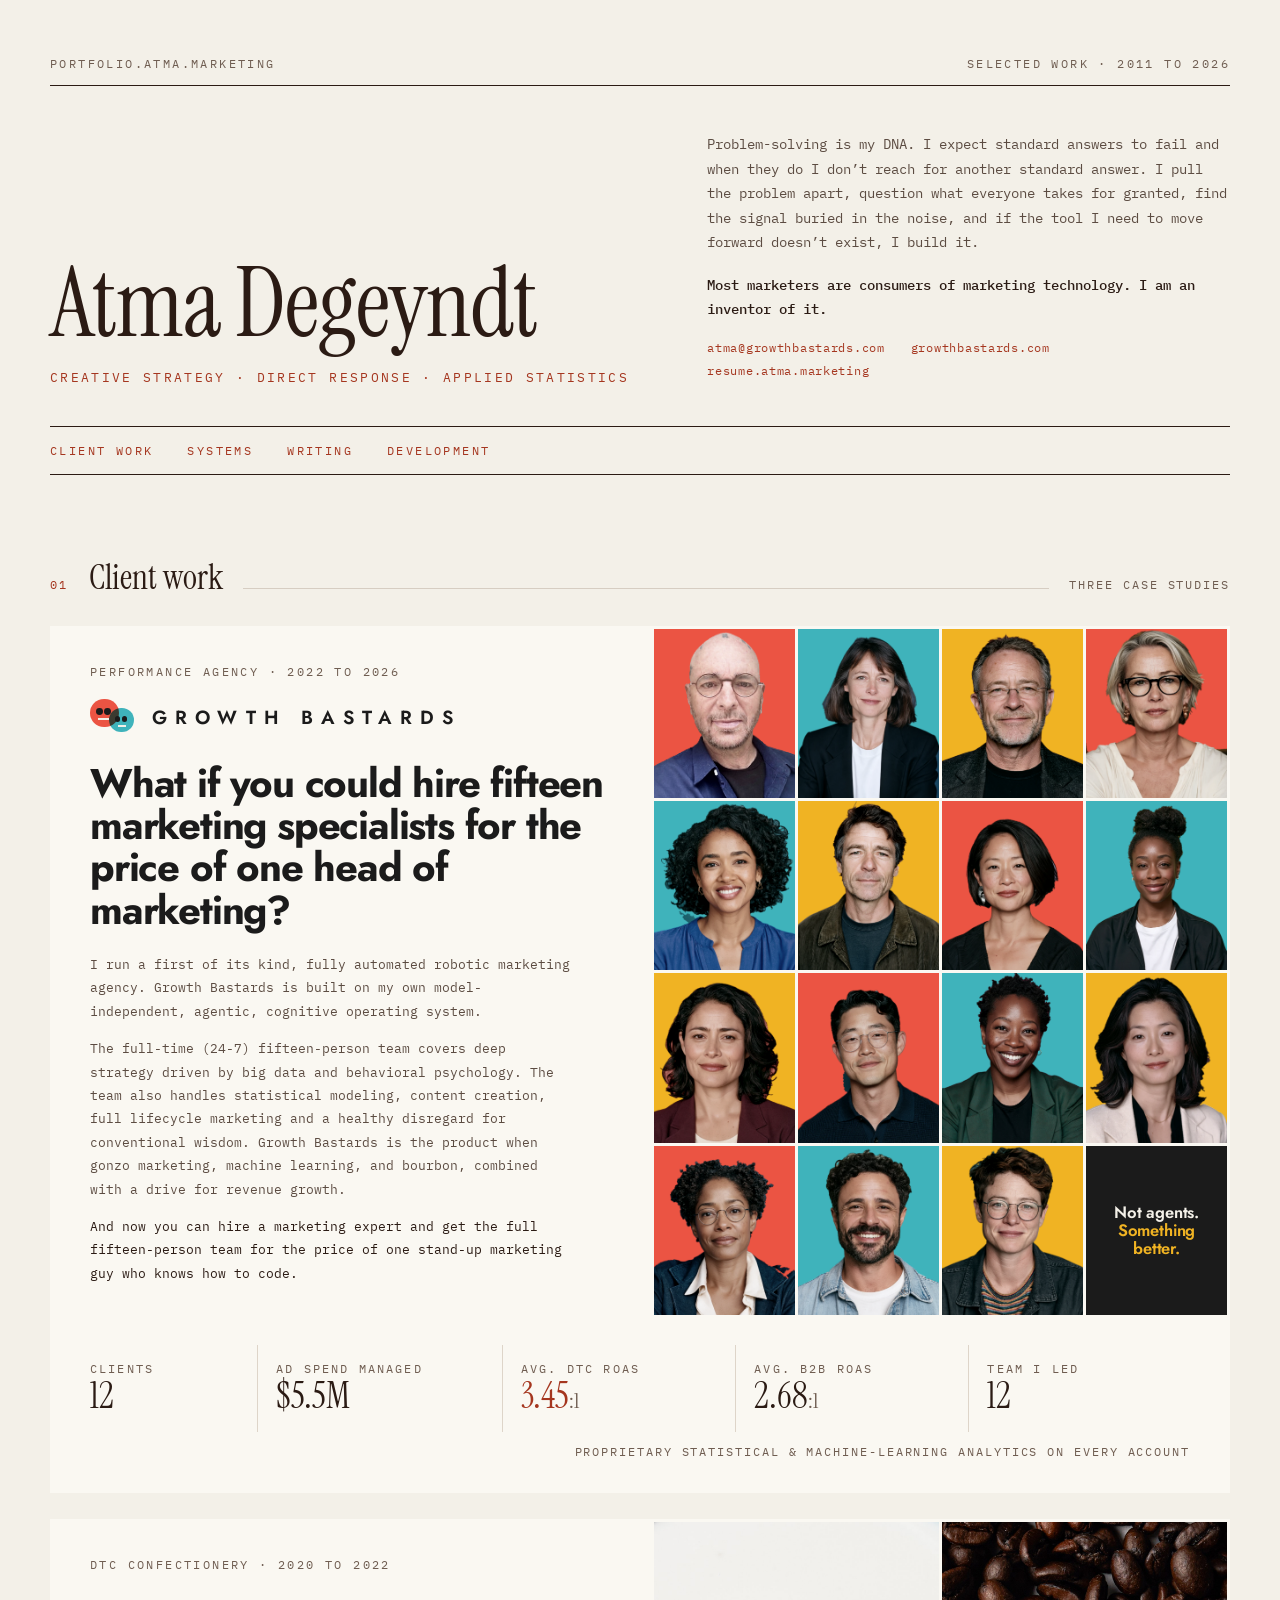
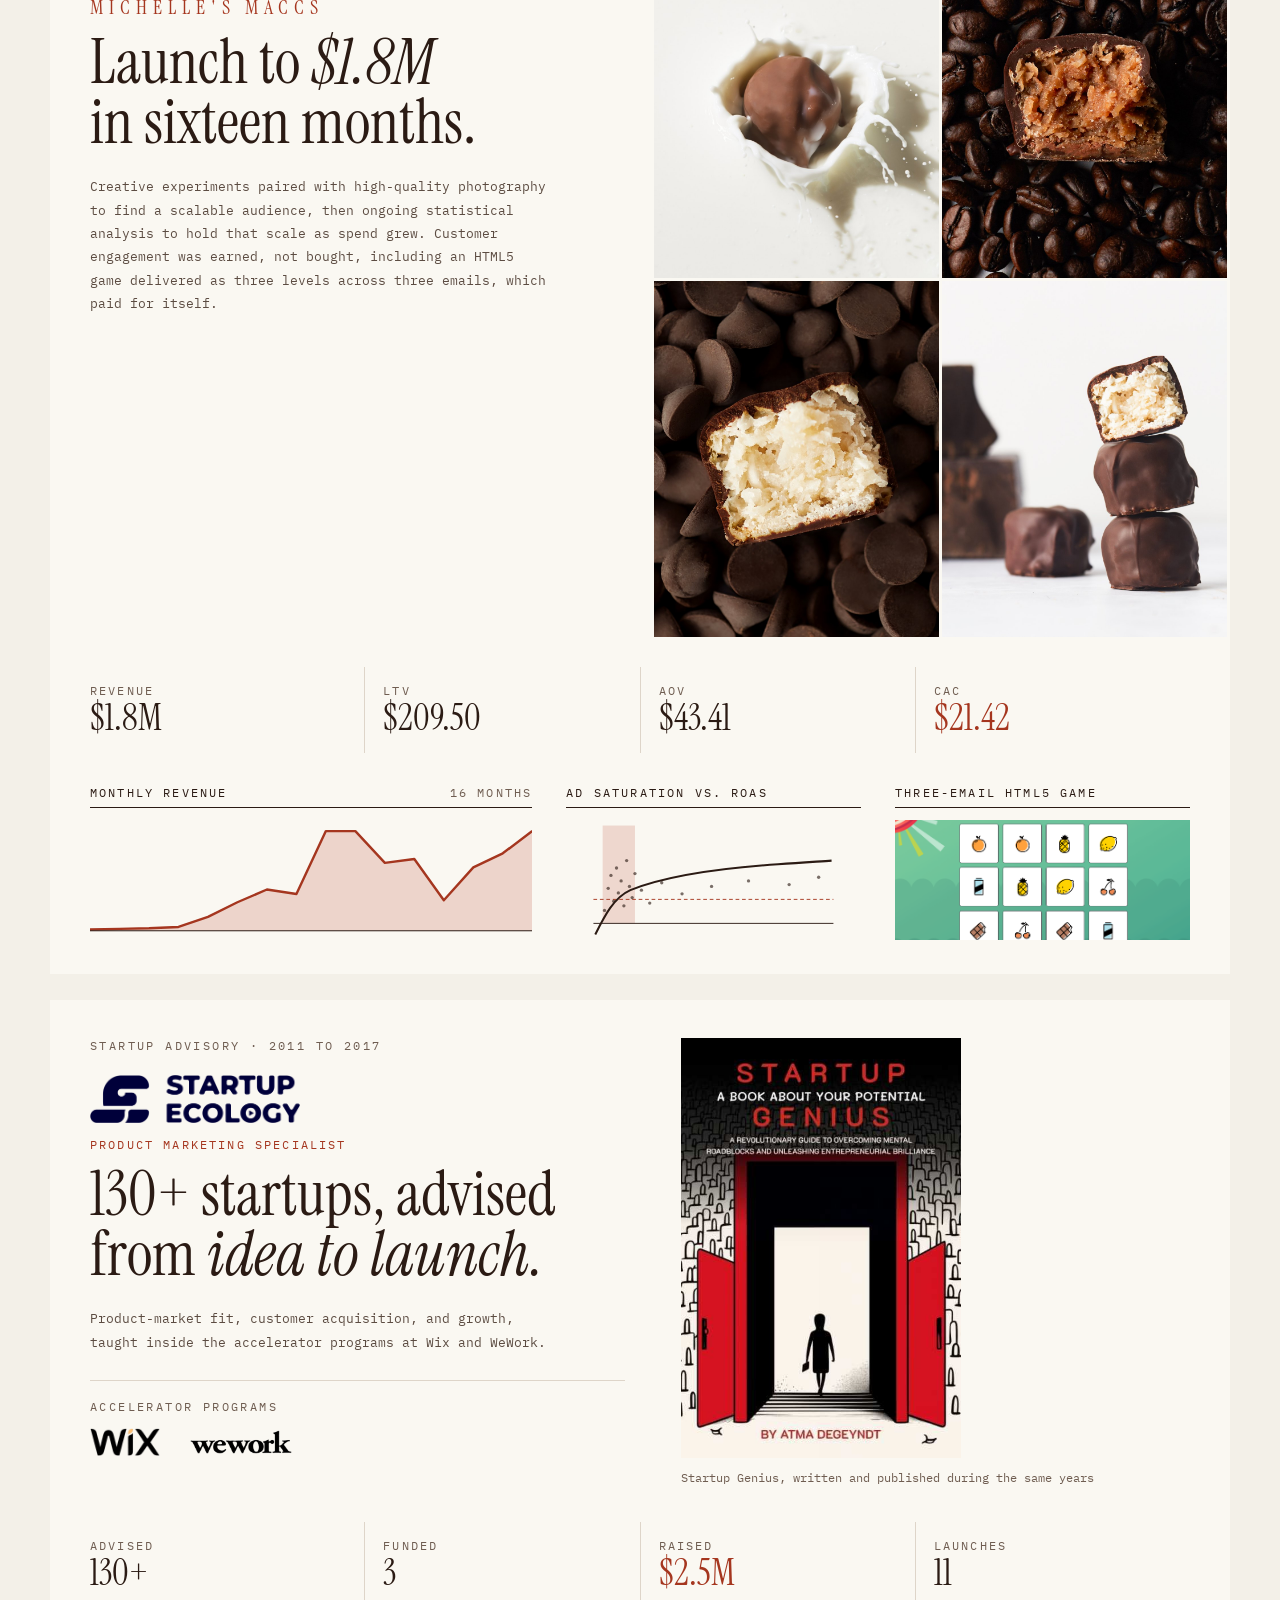
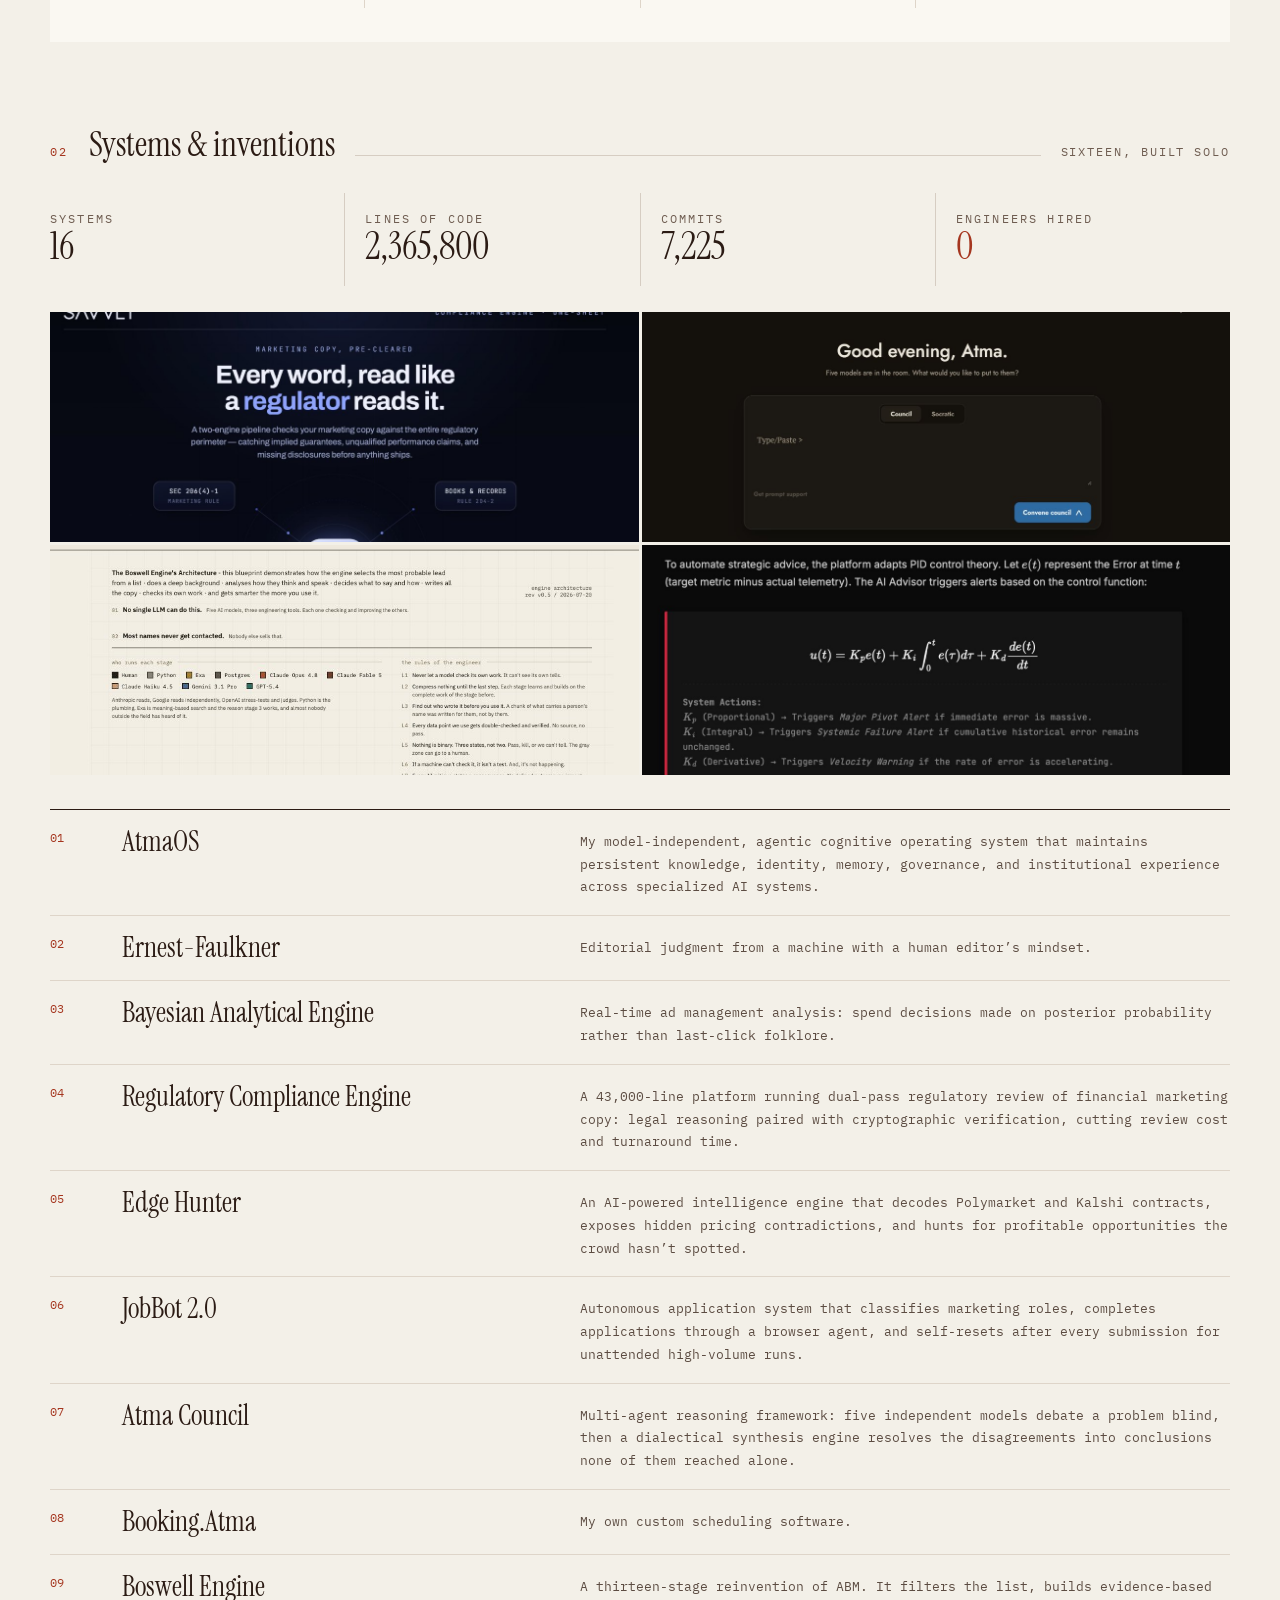
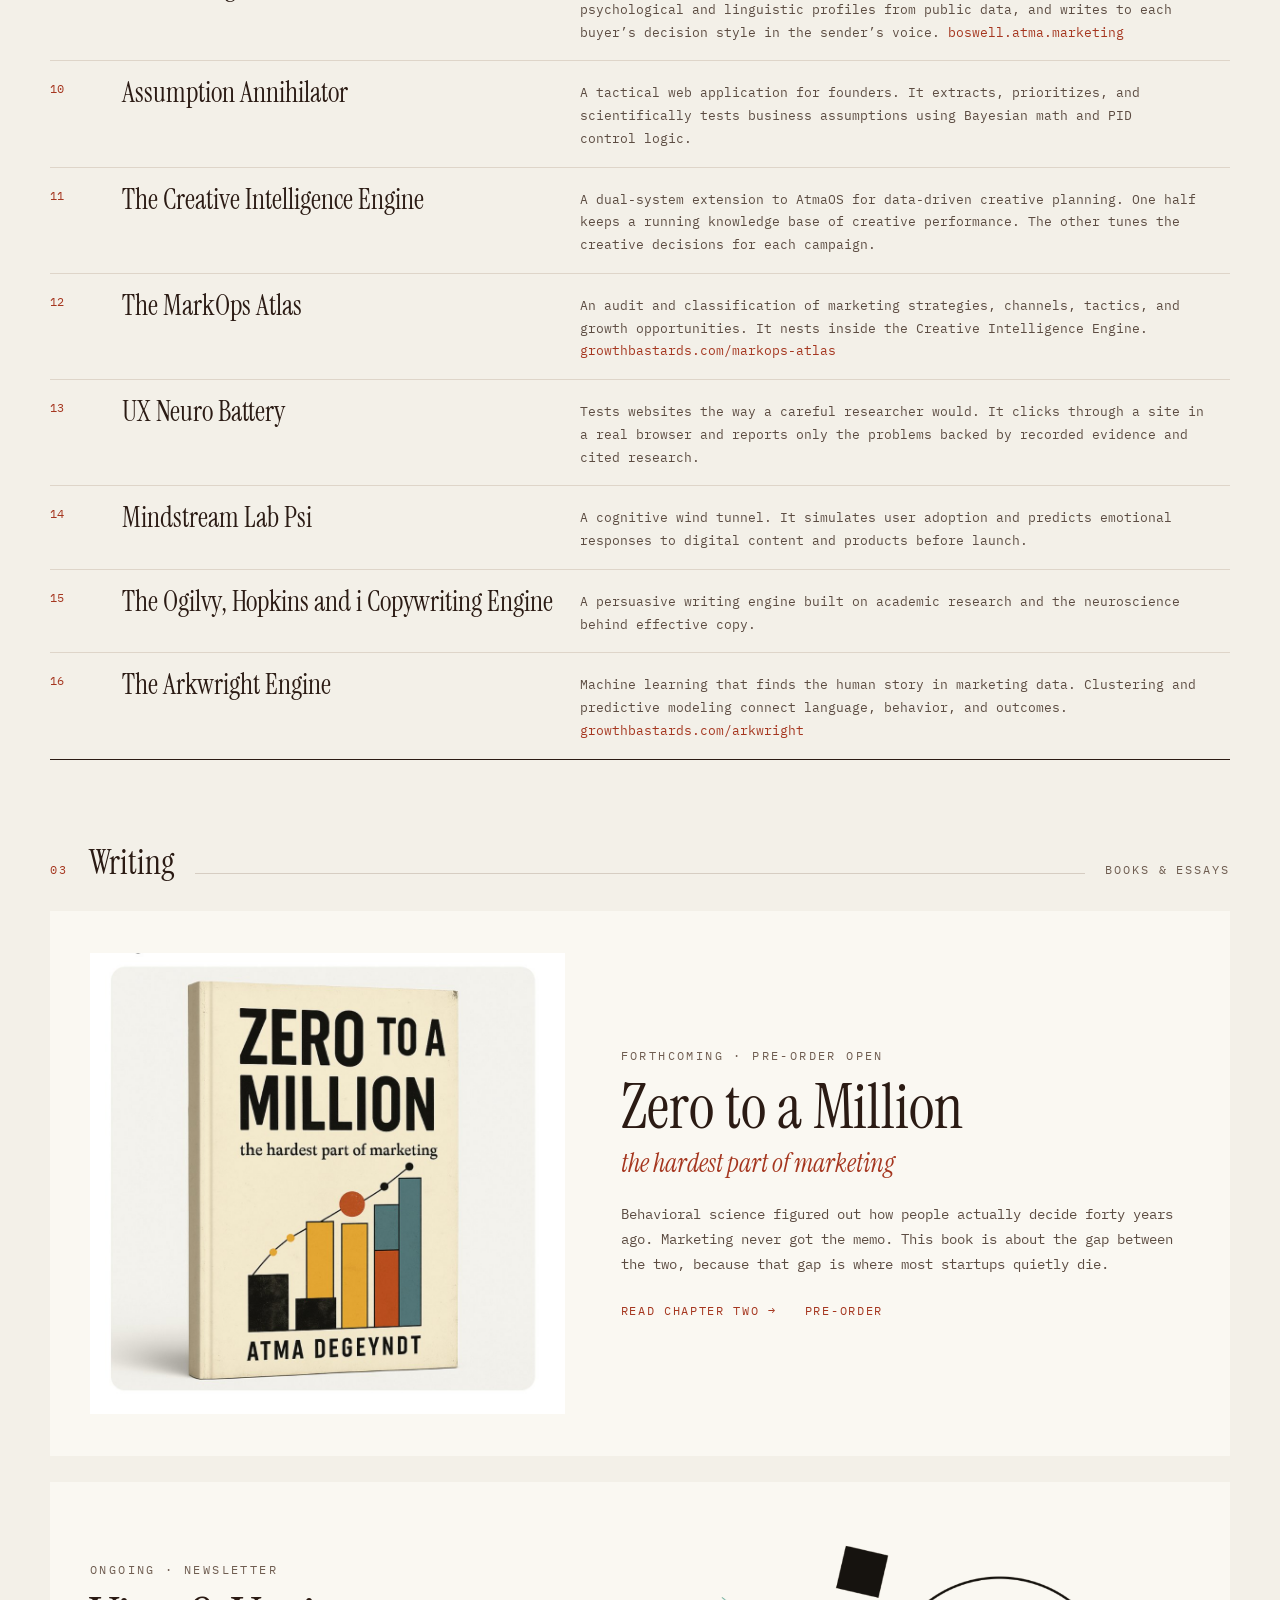
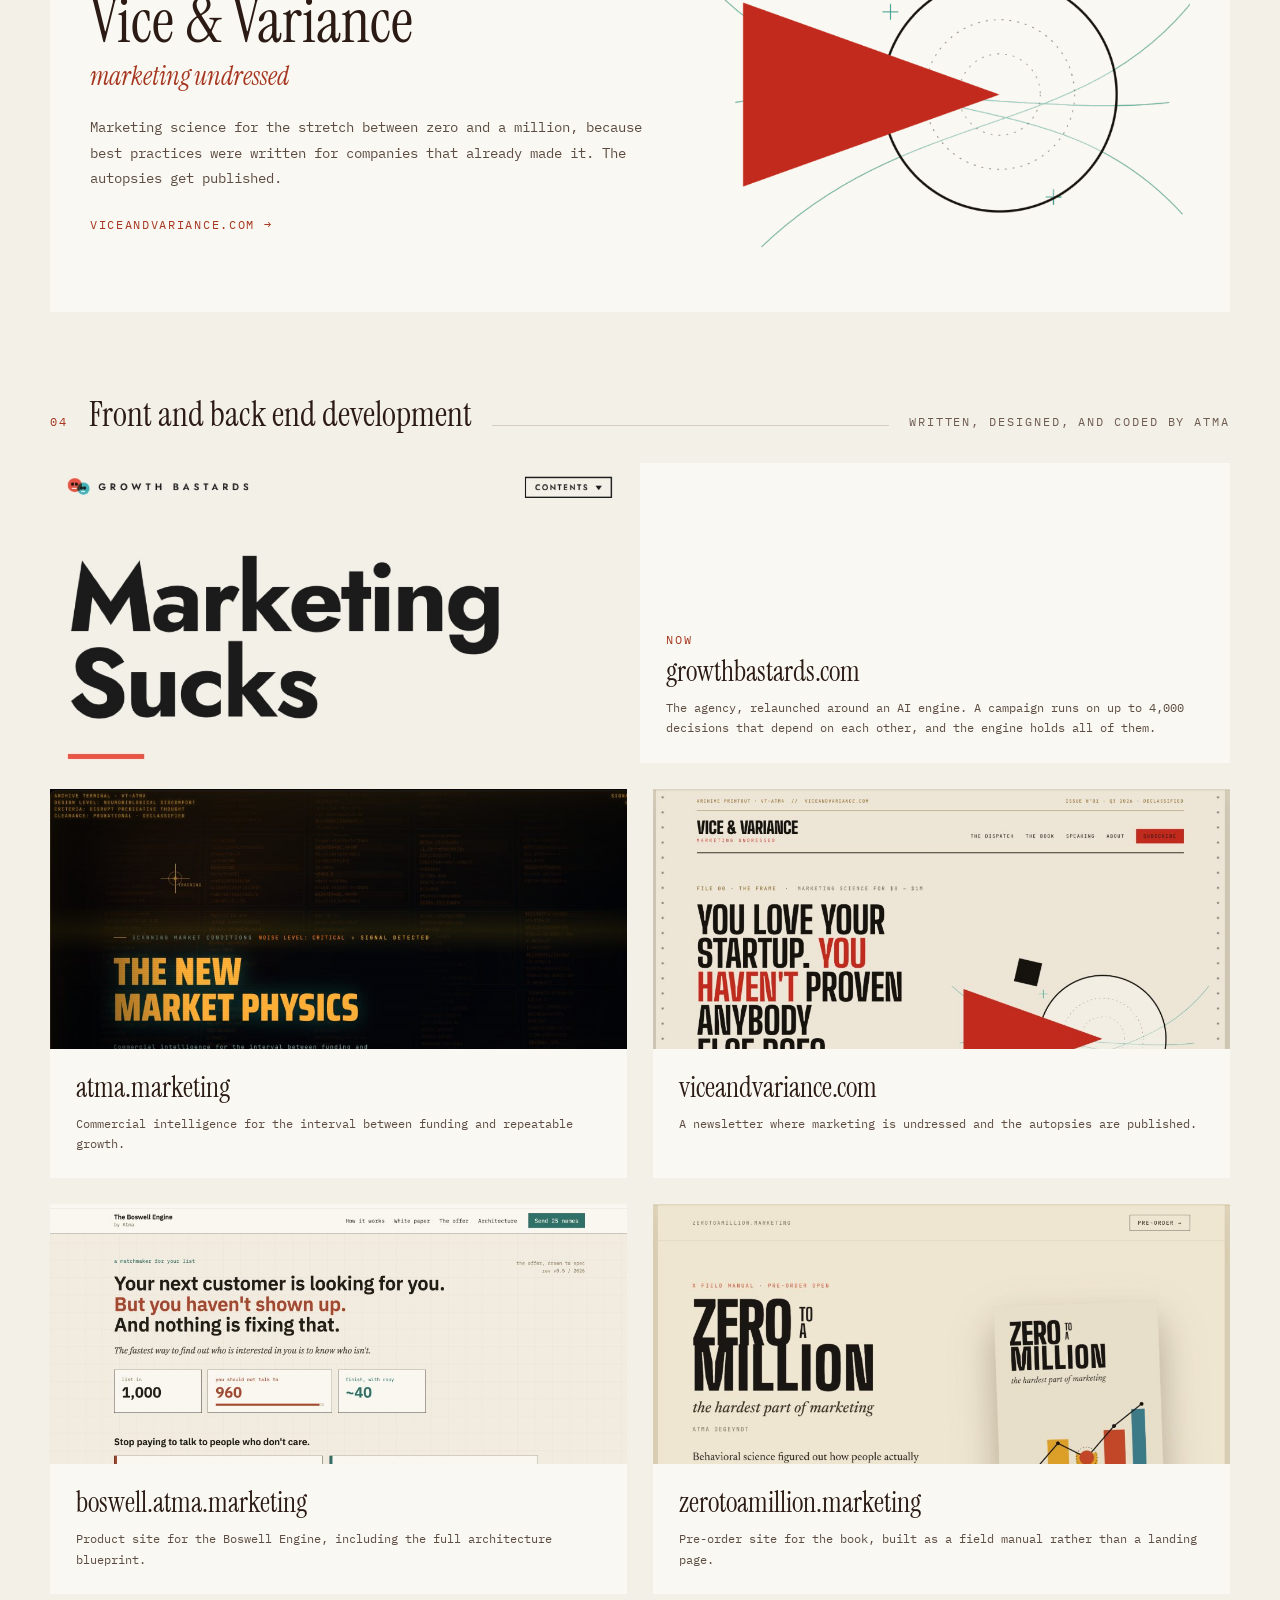
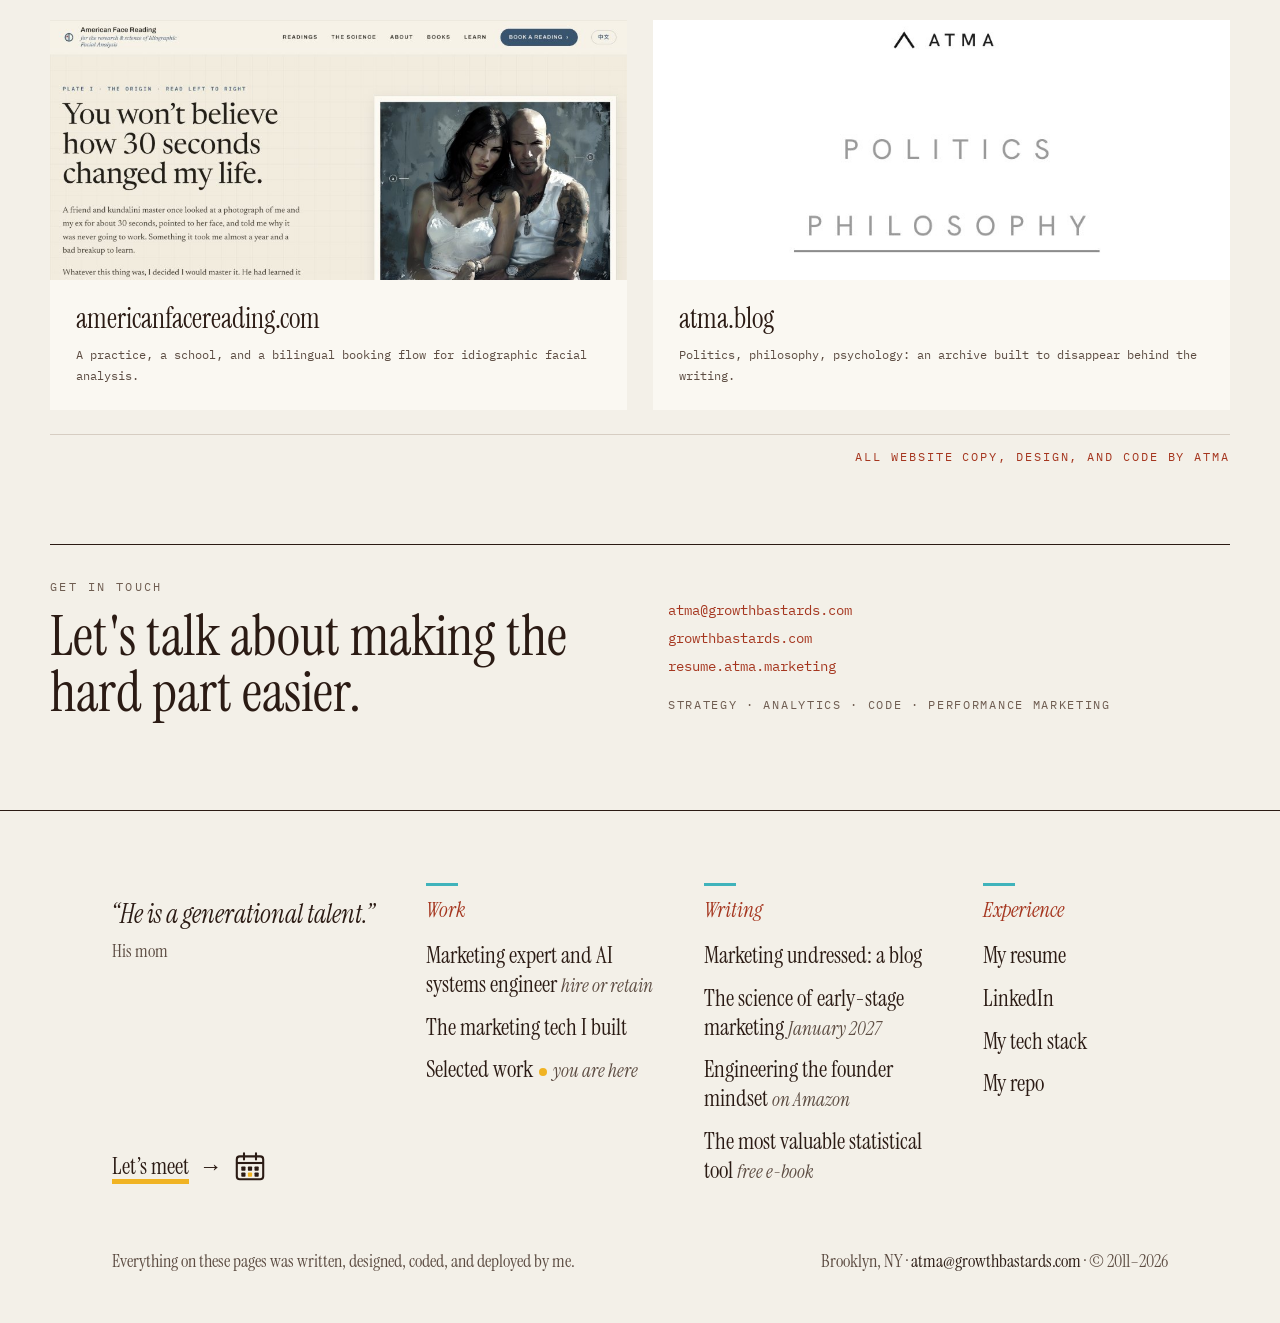
<file: index.html>
<!DOCTYPE html>
<html lang="en">
<head>
<meta charset="utf-8">
<meta name="viewport" content="width=device-width, initial-scale=1">
<title>Atma Degeyndt · Creative Strategy, Direct Response, Statistics</title>
<meta name="description" content="Selected work: a DTC launch taken to $1.8M in sixteen months, a performance agency managing $5.5M in ad spend, 130+ startups advised, sixteen AI systems built solo, and the sites behind them.">
<link rel="canonical" href="https://portfolio.atma.marketing/">
<meta name="robots" content="index, follow, max-image-preview:large, max-snippet:-1">
<meta name="author" content="Atma Degeyndt">
<meta name="theme-color" content="#f3f0e8">
<meta property="og:type" content="website">
<meta property="og:site_name" content="Atma Degeyndt · Portfolio">
<meta property="og:locale" content="en_US">
<meta property="og:url" content="https://portfolio.atma.marketing/">
<meta property="og:title" content="Atma Degeyndt · Selected work, 2011–2026">
<meta property="og:description" content="Selected work: a DTC launch taken to $1.8M in sixteen months, a performance agency managing $5.5M in ad spend, 130+ startups advised, sixteen AI systems built solo, and the sites behind them.">
<meta property="og:image" content="https://portfolio.atma.marketing/og-image.png">
<meta property="og:image:type" content="image/png">
<meta property="og:image:width" content="1200">
<meta property="og:image:height" content="630">
<meta property="og:image:alt" content="Atma Degeyndt · creative strategy, direct response, applied statistics.">
<meta name="twitter:card" content="summary_large_image">
<meta name="twitter:title" content="Atma Degeyndt · Selected work, 2011–2026">
<meta name="twitter:description" content="Selected work: a DTC launch taken to $1.8M in sixteen months, a performance agency managing $5.5M in ad spend, 130+ startups advised, sixteen AI systems built solo, and the sites behind them.">
<meta name="twitter:image" content="https://portfolio.atma.marketing/og-image.png">
<link rel="icon" href="/favicon.svg" type="image/svg+xml">
<link rel="icon" href="/favicon-32.png" sizes="32x32" type="image/png">
<link rel="apple-touch-icon" href="/apple-touch-icon.png">
<link rel="manifest" href="/site.webmanifest">
<link rel="preconnect" href="https://fonts.googleapis.com">
<link rel="preconnect" href="https://fonts.gstatic.com" crossorigin>
<link href="https://fonts.googleapis.com/css2?family=Instrument+Serif:ital@0;1&family=IBM+Plex+Mono:wght@400;500;600&family=Jost:wght@600;700&display=swap" rel="stylesheet">
<style>
body { margin: 0; background: #f3f0e8; }
  a { color: #a5361f; text-decoration: none; }
  a:hover { color: #2b1b14; }

  @keyframes peekIn { from { opacity: 0; } to { opacity: 1; } }
  [data-peek] { cursor: zoom-in; }
  [data-peek]:hover { outline: 2px solid #a5361f; outline-offset: -2px; }
  img { max-width: 100%; }
  @media (max-width: 900px) {
    [style*="grid-template-columns"] { grid-template-columns: 1fr !important; }
    [style*="display:flex"], [style*="display: flex"] { flex-wrap: wrap !important; min-width: 0 !important; }
    [style*="display:grid"], [style*="display: grid"] { min-width: 0 !important; }
    [style*="display:flex"] > *, [style*="display: flex"] > *,
    [style*="display:grid"] > *, [style*="display: grid"] > * { min-width: 0 !important; }
    [style*="gap:34px"], [style*="gap: 34px"], [style*="gap:30px"], [style*="gap: 30px"],
    [style*="gap:28px"], [style*="gap: 28px"], [style*="gap:26px"], [style*="gap: 26px"] { gap: 14px 18px !important; }
    [style*="grid-template-rows"] { grid-template-rows: auto !important; }
    img[style*="height:100%"], img[style*="height: 100%"] { height: auto !important; aspect-ratio: 3 / 2; }
    [style*="grid-template-columns:repeat(4,1fr)"], [style*="grid-template-columns: repeat(4,1fr)"], [style*="grid-template-columns:repeat(4, 1fr)"], [style*="grid-template-columns: repeat(4, 1fr)"], [style*="0.72fr"], [style*="0.95fr"] { grid-template-columns: 1fr 1fr !important; }
    [style*="1180px"] { padding-left: 20px !important; padding-right: 20px !important; }
    [style*="white-space:nowrap"], [style*="white-space: nowrap"] { white-space: normal !important; }
    [style*="height:330px"], [style*="height: 330px"], [style*="height:340px"], [style*="height: 340px"], [style*="height:306px"], [style*="height: 306px"], [style*="height:300px"], [style*="height: 300px"], [style*="height:260px"], [style*="height: 260px"], [style*="height:236px"], [style*="height: 236px"], [style*="height:230px"], [style*="height: 230px"], [style*="height:180px"], [style*="height: 180px"], [style*="height:163px"], [style*="height: 163px"], [style*="height:420px"], [style*="height: 420px"] { height: auto !important; min-height: 0 !important; }
    [style*="width:280px"], [style*="width: 280px"], [style*="width:210px"], [style*="width: 210px"], [style*="width:200px"], [style*="width: 200px"], [style*="width:196px"], [style*="width: 196px"], [style*="width:120px"], [style*="width: 120px"] { width: 56% !important; }
    [style*="padding:38px 40px 30px"], [style*="padding: 38px 40px 30px"], [style*="padding:42px 40px"], [style*="padding: 42px 40px"], [style*="padding:34px 40px 30px"], [style*="padding: 34px 40px 30px"], [style*="padding:32px 34px"], [style*="padding: 32px 34px"], [style*="padding:30px 34px"], [style*="padding: 30px 34px"] { padding: 26px 22px !important; }
    [style*="padding:0 40px"], [style*="padding: 0 40px"], [style*="padding:0px 40px"], [style*="padding: 0px 40px"], [style*="padding:30px 40px 0"], [style*="padding: 30px 40px 0"], [style*="padding:30px 40px 0px"], [style*="padding: 30px 40px 0px"], [style*="padding:34px 40px 0"], [style*="padding: 34px 40px 0"], [style*="padding:34px 40px 0px"], [style*="padding: 34px 40px 0px"], [style*="padding:32px 40px 0"], [style*="padding: 32px 40px 0"], [style*="padding:32px 40px 0px"], [style*="padding: 32px 40px 0px"], [style*="padding:16px 40px 0"], [style*="padding: 16px 40px 0"], [style*="padding:16px 40px 0px"], [style*="padding: 16px 40px 0px"], [style*="padding:22px 40px 0"], [style*="padding: 22px 40px 0"], [style*="padding:22px 40px 0px"], [style*="padding: 22px 40px 0px"], [style*="padding:10px 38px 0"], [style*="padding: 10px 38px 0"], [style*="padding:10px 38px 0px"], [style*="padding: 10px 38px 0px"], [style*="padding:4px 34px 0"], [style*="padding: 4px 34px 0"], [style*="padding:4px 34px 0px"], [style*="padding: 4px 34px 0px"] { padding-left: 22px !important; padding-right: 22px !important; }
    [style*="gap:56px"], [style*="gap: 56px"], [style*="gap:44px"], [style*="gap: 44px"], [style*="gap:34px"], [style*="gap: 34px"] { gap: 26px !important; }
    [style*="font-size:26px"], [style*="font-size: 26px"] { font-size: 20px !important; }
    [style*="font-size:28px"], [style*="font-size: 28px"] { font-size: 21px !important; }
    [style*="font-size:30px"], [style*="font-size: 30px"] { font-size: 22px !important; }
    [style*="font-size:34px"], [style*="font-size: 34px"] { font-size: 24px !important; }
    [style*="font-size:36px"], [style*="font-size: 36px"] { font-size: 26px !important; }
    [style*="font-size:38px"], [style*="font-size: 38px"] { font-size: 26px !important; }
    [style*="font-size:40px"], [style*="font-size: 40px"] { font-size: 27px !important; }
    [style*="font-size:44px"], [style*="font-size: 44px"] { font-size: 28px !important; }
    [style*="font-size:50px"], [style*="font-size: 50px"] { font-size: 30px !important; }
    [style*="font-size:52px"], [style*="font-size: 52px"] { font-size: 32px !important; }
    [style*="font-size:56px"], [style*="font-size: 56px"] { font-size: 34px !important; }
    [style*="font-size:58px"], [style*="font-size: 58px"] { font-size: 34px !important; }
    [style*="font-size:62px"], [style*="font-size: 62px"] { font-size: 36px !important; }
    [style*="font-size:76px"], [style*="font-size: 76px"] { font-size: 40px !important; }
    [style*="font-size:82px"], [style*="font-size: 82px"] { font-size: 44px !important; }
    [style*="font-size:96px"], [style*="font-size: 96px"] { font-size: 50px !important; }
    div.teamgrid[style] { grid-template-columns: repeat(4, 1fr) !important; min-height: 0 !important; flex: none !important; }
    div.teamgrid[style] > div { aspect-ratio: 1 / 1; }
    div.teamgrid[style] > div > img { position: static !important; height: auto !important; aspect-ratio: 1 / 1; }
  }
  @media print {
    a { color: #2b1b14 !important; }
    [target="_blank"]::after { content: " (" attr(href) ")"; font-size: 9px; color: #6f5d51; }
  }
</style>
<script type="application/ld+json">
{
  "@context": "https://schema.org",
  "@type": "ProfilePage",
  "mainEntity": {
    "@type": "Person",
    "name": "Atma Degeyndt",
    "url": "https://portfolio.atma.marketing",
    "email": "atma@growthbastards.com",
    "jobTitle": "Director of Creative Strategy",
    "description": "Creative strategist and direct-response marketer. Finds audiences with creative experiments and photography, proves them with statistics, and builds the systems that keep them running.",
    "knowsAbout": [
      "Creative strategy",
      "Direct response marketing",
      "Bayesian statistics",
      "Performance marketing",
      "Product marketing",
      "Machine learning"
    ],
    "sameAs": [
      "https://growthbastards.com",
      "https://viceandvariance.com",
      "https://atma.blog",
      "https://resume.atma.marketing"
    ],
    "worksFor": {
      "@type": "Organization",
      "name": "Growth Bastards"
    }
  }
}
</script>
<!-- unified-footer-head:start --><link rel="stylesheet" href="/footer.css"><!-- unified-footer-head:end -->
</head>
<body>
<div style="background:#f3f0e8; color:#2b1b14; font-family:'IBM Plex Mono',monospace; padding:0 0 90px;">

  <div style="max-width:1180px; margin:0 auto; padding:0 40px;">

    <div style="padding:56px 0 0;">
      <div style="display:flex; justify-content:space-between; align-items:flex-end; padding-bottom:14px; border-bottom:1px solid #2b1b14; font-size:12px; letter-spacing:.2em; text-transform:uppercase; color:#6f5d51;">
        <span>portfolio.atma.marketing</span>
        <span>Selected work · 2011 to 2026</span>
      </div>

      <div style="display:grid; grid-template-columns:1.15fr 1fr; gap:56px; padding:46px 0 40px; align-items:end;">
        <div>
          <h1 style="margin:0; font-size:inherit; font-weight:inherit; font-family:'Instrument Serif',serif; font-size:96px; line-height:.92; letter-spacing:-.01em;">Atma Degeyndt</h1>
          <div style="font-size:13px; letter-spacing:.18em; text-transform:uppercase; color:#a5361f; margin-top:20px;">Creative strategy · Direct response · Applied statistics</div>
        </div>
        <div style="display:flex; flex-direction:column; gap:18px; padding-bottom:8px;">
          <div style="font-size:14px; line-height:1.75; color:#5c4c42; text-wrap:pretty;">Problem-solving is my DNA. I expect standard answers to fail and when they do I don’t reach for another standard answer. I pull the problem apart, question what everyone takes for granted, find the signal buried in the noise, and if the tool I need to move forward doesn’t exist, I build it.</div>
          <div style="font-size:14px; line-height:1.75; color:#2b1b14; font-weight:500; text-wrap:pretty;">Most marketers are consumers of marketing technology. I am an inventor of it.</div>
          <div style="display:flex; flex-wrap:wrap; gap:8px 26px; font-size:12px; letter-spacing:.06em;">
            <a href="mailto:atma@growthbastards.com">atma@growthbastards.com</a>
            <a href="https://growthbastards.com" target="_blank" rel="noopener">growthbastards.com</a>
            <a href="https://resume.atma.marketing" target="_blank" rel="noopener">resume.atma.marketing</a>
          </div>
        </div>
      </div>

      <div style="display:flex; gap:34px; padding:16px 0; border-top:1px solid #2b1b14; border-bottom:1px solid #2b1b14; font-size:12px; letter-spacing:.2em; text-transform:uppercase;">
        <a href="#work">Client work</a>
        <a href="#systems">Systems</a>
        <a href="#writing">Writing</a>
        <a href="#sites">Development</a>
      </div>
    </div>

    <div id="work" style="padding:80px 0 0;">
      <div style="display:flex; align-items:baseline; gap:20px;">
        <span style="font-size:12px; letter-spacing:.2em; text-transform:uppercase; color:#a5361f;">01</span>
        <span style="font-family:'Instrument Serif',serif; font-size:34px;">Client work</span>
        <span style="flex:1; height:1px; background:#d6cdc2;"></span>
        <span style="font-size:12px; letter-spacing:.16em; text-transform:uppercase; color:#6f5d51;">Three case studies</span>
      </div>

      <div style="background:#faf8f2; margin-top:26px; padding:0 0 34px;">
        <div style="display:grid; grid-template-columns:1.05fr 1fr; gap:0; align-items:stretch;">
          <div style="padding:38px 40px 30px;">
            <div style="font-size:12px; letter-spacing:.2em; text-transform:uppercase; color:#6f5d51;">Performance agency · 2022 to 2026</div>
            <span style="display:inline-flex; align-items:center; gap:15px; margin-top:20px; color:#1B1B1B;"><span style="position:relative; width:47px; height:37px; flex:none; isolation:isolate; display:block;"><span style="position:absolute; left:0; top:0; width:28.7px; height:28.7px; border-radius:50%; background:#EB5443;"></span><span style="position:absolute; left:19.3px; top:9.4px; width:24.3px; height:24.3px; border-radius:50%; background:#3FB3BB; mix-blend-mode:multiply;"></span><span style="position:absolute; left:6.2px; top:9.4px; width:6.9px; height:6.9px; border-radius:50%; background:#1B1B1B;"></span><span style="position:absolute; left:14.4px; top:9.4px; width:6.9px; height:6.9px; border-radius:50%; background:#1B1B1B;"></span><span style="position:absolute; left:24.9px; top:17.5px; width:5.6px; height:5.6px; border-radius:50%; background:#1B1B1B;"></span><span style="position:absolute; left:31.8px; top:17.5px; width:5.6px; height:5.6px; border-radius:50%; background:#1B1B1B;"></span><span style="position:absolute; left:8.1px; top:19.3px; width:10.6px; height:2.5px; background:#F3F0E8;"></span><span style="position:absolute; left:27.5px; top:26.2px; width:8.1px; height:2.2px; background:#F3F0E8;"></span></span><span style="font-family:'Jost',sans-serif; font-weight:600; font-size:19px; line-height:1; letter-spacing:.42em; white-space:nowrap;">GROWTH BASTARDS</span></span>
            <div style="font-family:'Jost',sans-serif; font-weight:700; letter-spacing:-.03em; color:#1B1B1B; font-size:40px; line-height:1.06; margin-top:22px; text-wrap:pretty;">What if you could hire fifteen marketing specialists for the price of one head of marketing?</div>
            <div style="font-size:13px; line-height:1.8; color:#5c4c42; margin-top:22px; max-width:480px; text-wrap:pretty;">I run a first of its kind, fully automated robotic marketing agency. Growth Bastards is built on my own model-independent, agentic, cognitive operating system.</div>
            <div style="font-size:13px; line-height:1.8; color:#5c4c42; margin-top:14px; max-width:480px; text-wrap:pretty;">The full-time (24-7) fifteen-person team covers deep strategy driven by big data and behavioral psychology. The team also handles statistical modeling, content creation, full lifecycle marketing and a healthy disregard for conventional wisdom. Growth Bastards is the product when gonzo marketing, machine learning, and bourbon, combined with a drive for revenue growth.</div>
            <div style="font-size:13px; line-height:1.8; color:#2b1b14; margin-top:14px; max-width:480px; text-wrap:pretty;">And now you can hire a marketing expert and get the full fifteen-person team for the price of one stand-up marketing guy who knows how to code.</div>
          </div>
          <div style="display:flex; flex-direction:column; padding:3px 3px 0 0;">
            <div class="teamgrid" style="display:grid; grid-template-columns:repeat(4,1fr); grid-auto-rows:1fr; gap:3px; flex:1; min-height:480px;">
              <div style="position:relative; overflow:hidden; background:#EB5443; min-height:0;"><img loading="lazy" decoding="async" src="img/team/atma-cutout.png" alt="Atma, Chief Marketing Officer" style="position:absolute; left:0; top:0; width:100%; height:100%; object-fit:cover; object-position:50% 12%; filter:saturate(.65) contrast(1.04); display:block;"></div>
              <div style="position:relative; overflow:hidden; background:#3FB3BB; min-height:0;"><img loading="lazy" decoding="async" src="img/team/sandy-hill.webp" alt="Sandy Hill, AI Executive Orchestrator" style="position:absolute; left:0; top:0; width:100%; height:100%; object-fit:cover; object-position:50% 12%; filter:saturate(.65) contrast(1.04); display:block;"></div>
              <div style="position:relative; overflow:hidden; background:#F0B323; min-height:0;"><img loading="lazy" decoding="async" src="img/team/bruce-thirls.webp" alt="Bruce Thirls, AI Head of Product" style="position:absolute; left:0; top:0; width:100%; height:100%; object-fit:cover; object-position:50% 12%; filter:saturate(.65) contrast(1.04); display:block;"></div>
              <div style="position:relative; overflow:hidden; background:#EB5443; min-height:0;"><img loading="lazy" decoding="async" src="img/team/lieke-de-groot.webp" alt="Lieke de Groot, AI Design Thinking Director" style="position:absolute; left:0; top:0; width:100%; height:100%; object-fit:cover; object-position:50% 12%; filter:saturate(.65) contrast(1.04); display:block;"></div>
              <div style="position:relative; overflow:hidden; background:#3FB3BB; min-height:0;"><img loading="lazy" decoding="async" src="img/team/palesa-govender.webp" alt="Palesa Govender, AI UX/UI Design Lead" style="position:absolute; left:0; top:0; width:100%; height:100%; object-fit:cover; object-position:50% 12%; filter:saturate(.65) contrast(1.04); display:block;"></div>
              <div style="position:relative; overflow:hidden; background:#F0B323; min-height:0;"><img loading="lazy" decoding="async" src="img/team/phil-havermyer.webp" alt="Phil Havermyer, AI Senior Copywriter" style="position:absolute; left:0; top:0; width:100%; height:100%; object-fit:cover; object-position:50% 12%; filter:saturate(.65) contrast(1.04); display:block;"></div>
              <div style="position:relative; overflow:hidden; background:#EB5443; min-height:0;"><img loading="lazy" decoding="async" src="img/team/candace-opal.webp" alt="Candace Opal, AI Brand and Campaign Designer" style="position:absolute; left:0; top:0; width:100%; height:100%; object-fit:cover; object-position:50% 12%; filter:saturate(.65) contrast(1.04); display:block;"></div>
              <div style="position:relative; overflow:hidden; background:#3FB3BB; min-height:0;"><img loading="lazy" decoding="async" src="img/team/journey-snowden.webp" alt="Journey Snowden, AI Principal Developer/Engineer" style="position:absolute; left:0; top:0; width:100%; height:100%; object-fit:cover; object-position:50% 12%; filter:saturate(.65) contrast(1.04); display:block;"></div>
              <div style="position:relative; overflow:hidden; background:#F0B323; min-height:0;"><img loading="lazy" decoding="async" src="img/team/maya-serrano.webp" alt="Maya Serrano, AI Paid Media Director" style="position:absolute; left:0; top:0; width:100%; height:100%; object-fit:cover; object-position:50% 12%; filter:saturate(.65) contrast(1.04); display:block;"></div>
              <div style="position:relative; overflow:hidden; background:#EB5443; min-height:0;"><img loading="lazy" decoding="async" src="img/team/owen-park.webp" alt="Owen Park, AI Google Ads Strategist" style="position:absolute; left:0; top:0; width:100%; height:100%; object-fit:cover; object-position:50% 12%; filter:saturate(.65) contrast(1.04); display:block;"></div>
              <div style="position:relative; overflow:hidden; background:#3FB3BB; min-height:0;"><img loading="lazy" decoding="async" src="img/team/nia-calder.webp" alt="Nia Calder, AI Meta Ads Strategist" style="position:absolute; left:0; top:0; width:100%; height:100%; object-fit:cover; object-position:50% 12%; filter:saturate(.65) contrast(1.04); display:block;"></div>
              <div style="position:relative; overflow:hidden; background:#F0B323; min-height:0;"><img loading="lazy" decoding="async" src="img/team/evelyn-cho.webp" alt="Evelyn Cho, AI LinkedIn Ads Strategist" style="position:absolute; left:0; top:0; width:100%; height:100%; object-fit:cover; object-position:50% 12%; filter:saturate(.65) contrast(1.04); display:block;"></div>
              <div style="position:relative; overflow:hidden; background:#EB5443; min-height:0;"><img loading="lazy" decoding="async" src="img/team/imani-brooks.webp" alt="Imani Brooks, AI Bayesian Analytics Lead" style="position:absolute; left:0; top:0; width:100%; height:100%; object-fit:cover; object-position:50% 12%; filter:saturate(.65) contrast(1.04); display:block;"></div>
              <div style="position:relative; overflow:hidden; background:#3FB3BB; min-height:0;"><img loading="lazy" decoding="async" src="img/team/leandro-costa.webp" alt="Leandro Costa, AI SEO and Organic Growth Lead" style="position:absolute; left:0; top:0; width:100%; height:100%; object-fit:cover; object-position:50% 12%; filter:saturate(.65) contrast(1.04); display:block;"></div>
              <div style="position:relative; overflow:hidden; background:#F0B323; min-height:0;"><img loading="lazy" decoding="async" src="img/team/rowan-ellis.webp" alt="Rowan Ellis, AI Quality and Accessibility Lead" style="position:absolute; left:0; top:0; width:100%; height:100%; object-fit:cover; object-position:50% 12%; filter:saturate(.65) contrast(1.04); display:block;"></div>
              <div class="tq" style="position:relative; overflow:hidden; background:#1B1B1B; color:#F3F0E8; min-height:0; display:flex; align-items:center; justify-content:center; padding:8%; box-sizing:border-box; container-type:inline-size;"><div style="font-family:'Jost',sans-serif; font-weight:600; letter-spacing:-.01em; font-size:14cqw; line-height:1.08; text-align:center; text-wrap:balance;">Not agents.<br><span style="color:#F0B323;">Something better.</span></div></div>
            </div>
          </div>
        </div>

        <div style="padding:30px 40px 0;">
          <div style="display:grid; grid-template-columns:0.72fr 1.05fr 1fr 1fr 0.95fr; gap:1px; background:#ded5c9;">
            <div style="background:#faf8f2; padding:16px 0;">
              <div style="font-size:12px; letter-spacing:.18em; text-transform:uppercase; color:#6f5d51;">Clients</div>
              <div style="font-family:'Instrument Serif',serif; font-size:36px; line-height:1.1;">12</div>
            </div>
            <div style="background:#faf8f2; padding:16px 0 16px 18px;">
              <div style="font-size:12px; letter-spacing:.18em; text-transform:uppercase; color:#6f5d51;">Ad spend managed</div>
              <div style="font-family:'Instrument Serif',serif; font-size:36px; line-height:1.1;">$5.5M</div>
            </div>
            <div style="background:#faf8f2; padding:16px 0 16px 18px;">
              <div style="font-size:12px; letter-spacing:.18em; text-transform:uppercase; color:#6f5d51;">Avg. DTC ROAS</div>
              <div style="font-family:'Instrument Serif',serif; font-size:36px; line-height:1.1; color:#a5361f;">3.45<span style="font-size:22px; color:#6f5d51;">:1</span></div>
            </div>
            <div style="background:#faf8f2; padding:16px 0 16px 18px;">
              <div style="font-size:12px; letter-spacing:.18em; text-transform:uppercase; color:#6f5d51;">Avg. B2B ROAS</div>
              <div style="font-family:'Instrument Serif',serif; font-size:36px; line-height:1.1;">2.68<span style="font-size:22px; color:#6f5d51;">:1</span></div>
            </div>
            <div style="background:#faf8f2; padding:16px 0 16px 18px;">
              <div style="font-size:12px; letter-spacing:.18em; text-transform:uppercase; color:#6f5d51;">Team I led</div>
              <div style="font-family:'Instrument Serif',serif; font-size:36px; line-height:1.1;">12</div>
            </div>
          </div>
          <div style="display:flex; justify-content:flex-end; padding-top:12px;">
            <div style="font-size:12px; letter-spacing:.16em; text-transform:uppercase; color:#6f5d51;">Proprietary statistical &amp; machine-learning analytics on every account</div>
          </div>
        </div>
      </div>

      <div style="background:#faf8f2; margin-top:26px; padding:0 0 34px;">
        <div style="display:grid; grid-template-columns:1.05fr 1fr; gap:0;">
          <div style="padding:38px 40px 30px;">
            <div style="font-size:12px; letter-spacing:.2em; text-transform:uppercase; color:#6f5d51;">DTC confectionery · 2020 to 2022</div>
            <div style="font-family:'Instrument Serif',serif; font-size:20px; letter-spacing:.3em; text-transform:uppercase; color:#a5361f; margin-top:22px;">Michelle's Maccs</div>
            <div style="font-family:'Instrument Serif',serif; font-size:62px; line-height:.98; margin-top:12px; text-wrap:pretty;">Launch to <span style="font-style:italic;">$1.8M</span><br>in sixteen months.</div>
            <div style="font-size:13px; line-height:1.8; color:#5c4c42; margin-top:22px; max-width:460px; text-wrap:pretty;">Creative experiments paired with high-quality photography to find a scalable audience, then ongoing statistical analysis to hold that scale as spend grew. Customer engagement was earned, not bought, including an HTML5 game delivered as three levels across three emails, which paid for itself.</div>
          </div>
          <div style="display:grid; grid-template-columns:1fr 1fr; grid-template-rows:1fr 1fr; gap:3px; padding:3px 3px 0 0;">
            <img loading="lazy" decoding="async" src="img/milk-splash.jpg" alt="" style="width:100%; height:100%; min-height:0; object-fit:cover; display:block;">
            <img loading="lazy" decoding="async" src="img/espresso.jpg" alt="" style="width:100%; height:100%; min-height:0; object-fit:cover; display:block;">
            <img loading="lazy" decoding="async" src="img/coconut-chips.jpg" alt="" style="width:100%; height:100%; min-height:0; object-fit:cover; display:block;">
            <img loading="lazy" decoding="async" src="img/stack.jpg" alt="" style="width:100%; height:100%; min-height:0; object-fit:cover; display:block;">
          </div>
        </div>

        <div style="padding:30px 40px 0;">
          <div style="display:grid; grid-template-columns:repeat(4,1fr); gap:1px; background:#ded5c9;">
            <div style="background:#faf8f2; padding:16px 0;">
              <div style="font-size:12px; letter-spacing:.18em; text-transform:uppercase; color:#6f5d51;">Revenue</div>
              <div style="font-family:'Instrument Serif',serif; font-size:36px; line-height:1.1;">$1.8M</div>
            </div>
            <div style="background:#faf8f2; padding:16px 0 16px 18px;">
              <div style="font-size:12px; letter-spacing:.18em; text-transform:uppercase; color:#6f5d51;">LTV</div>
              <div style="font-family:'Instrument Serif',serif; font-size:36px; line-height:1.1;">$209.50</div>
            </div>
            <div style="background:#faf8f2; padding:16px 0 16px 18px;">
              <div style="font-size:12px; letter-spacing:.18em; text-transform:uppercase; color:#6f5d51;">AOV</div>
              <div style="font-family:'Instrument Serif',serif; font-size:36px; line-height:1.1;">$43.41</div>
            </div>
            <div style="background:#faf8f2; padding:16px 0 16px 18px;">
              <div style="font-size:12px; letter-spacing:.18em; text-transform:uppercase; color:#6f5d51;">CAC</div>
              <div style="font-family:'Instrument Serif',serif; font-size:36px; line-height:1.1; color:#a5361f;">$21.42</div>
            </div>
          </div>
        </div>

        <div style="display:grid; grid-template-columns:1.5fr 1fr 1fr; gap:34px; padding:32px 40px 0;">
          <div>
            <div style="display:flex; justify-content:space-between; align-items:baseline; border-bottom:1px solid #2b1b14; padding-bottom:7px;">
              <span style="font-size:12px; letter-spacing:.18em; text-transform:uppercase;">Monthly revenue</span>
              <span style="font-size:12px; letter-spacing:.18em; text-transform:uppercase; color:#6f5d51;">16 months</span>
            </div>
            <svg viewBox="0 0 520 130" preserveAspectRatio="none" style="width:100%; height:120px; display:block; margin-top:12px;">
              <path d="M0,118.6 34.7,117.9 69.3,117.3 104,115.9 138.7,104.9 173.3,89.1 208,75.3 242.7,80.1 277.3,12 312,12 346.7,46.4 381.3,42.3 416,87 450.7,51.3 485.3,36.1 520,12 L520,120 L0,120 Z" fill="#e4b8ac" opacity=".55"></path>
              <polyline points="0,118.6 34.7,117.9 69.3,117.3 104,115.9 138.7,104.9 173.3,89.1 208,75.3 242.7,80.1 277.3,12 312,12 346.7,46.4 381.3,42.3 416,87 450.7,51.3 485.3,36.1 520,12" fill="none" stroke="#a5361f" stroke-width="2.4" stroke-linejoin="round" vector-effect="non-scaling-stroke"></polyline>
              <line x1="0" y1="120" x2="520" y2="120" stroke="#2b1b14" stroke-width="1" vector-effect="non-scaling-stroke"></line>
            </svg>
          </div>
          <div>
            <div style="font-size:12px; letter-spacing:.18em; text-transform:uppercase; border-bottom:1px solid #2b1b14; padding-bottom:7px;">Ad saturation vs. ROAS</div>
            <svg viewBox="0 0 260 130" style="width:100%; height:120px; display:block; margin-top:12px;">
              <rect x="10" y="6" width="35" height="106" fill="#e4b8ac" opacity=".5"></rect>
              <line x1="0" y1="86" x2="260" y2="86" stroke="#a5361f" stroke-width="1" stroke-dasharray="4 3"></line>
              <g fill="#2b1b14" opacity=".62">
                <circle cx="12" cy="98" r="1.8"></circle><circle cx="16" cy="74" r="1.8"></circle><circle cx="19" cy="60" r="1.8"></circle>
                <circle cx="22" cy="88" r="1.8"></circle><circle cx="25" cy="52" r="1.8"></circle><circle cx="27" cy="79" r="1.8"></circle>
                <circle cx="30" cy="66" r="1.8"></circle><circle cx="33" cy="93" r="1.8"></circle><circle cx="36" cy="44" r="1.8"></circle>
                <circle cx="39" cy="72" r="1.8"></circle><circle cx="42" cy="84" r="1.8"></circle><circle cx="45" cy="58" r="1.8"></circle>
                <circle cx="52" cy="76" r="1.8"></circle><circle cx="61" cy="90" r="1.8"></circle><circle cx="74" cy="68" r="1.8"></circle>
                <circle cx="96" cy="80" r="1.8"></circle><circle cx="128" cy="72" r="1.8"></circle><circle cx="168" cy="66" r="1.8"></circle>
                <circle cx="212" cy="70" r="1.8"></circle><circle cx="244" cy="62" r="1.8"></circle>
              </g>
              <path d="M2,124 C 12,104 22,84 40,76 C 80,60 140,52 200,48 C 226,46 244,45 258,44" fill="none" stroke="#2b1b14" stroke-width="2.2"></path>
              <line x1="0" y1="112" x2="260" y2="112" stroke="#2b1b14" stroke-width="1"></line>
            </svg>
          </div>
          <div>
            <div style="font-size:12px; letter-spacing:.18em; text-transform:uppercase; border-bottom:1px solid #2b1b14; padding-bottom:7px;">Three-email HTML5 game</div>
            <img loading="lazy" decoding="async" src="img/game.gif" alt="" style="width:100%; height:120px; object-fit:cover; display:block; margin-top:12px;">
          </div>
        </div>
      </div>

      <div style="background:#faf8f2; margin-top:26px; padding:0 0 34px;">
        <div style="display:grid; grid-template-columns:1.05fr 1fr; gap:56px; padding:38px 40px 0;">
          <div>
            <div style="font-size:12px; letter-spacing:.2em; text-transform:uppercase; color:#6f5d51;">Startup advisory · 2011 to 2017</div>
            <img loading="lazy" decoding="async" src="img/se-logo-clean.png" alt="Startup Ecology" style="width:210px; height:auto; display:block; margin-top:22px;">
            <div style="font-size:12px; letter-spacing:.18em; text-transform:uppercase; color:#a5361f; margin-top:14px;">Product Marketing Specialist</div>
            <div style="font-family:'Instrument Serif',serif; font-size:62px; line-height:.98; margin-top:12px; text-wrap:pretty;">130+ startups, advised from <span style="font-style:italic;">idea to launch.</span></div>
            <div style="font-size:13px; line-height:1.8; color:#5c4c42; margin-top:22px; max-width:460px; text-wrap:pretty;">Product-market fit, customer acquisition, and growth, taught inside the accelerator programs at Wix and WeWork.</div>
            <div style="border-top:1px solid #ded5c9; margin-top:26px; padding-top:18px; display:flex; flex-direction:column; gap:14px;">
              <div style="font-size:12px; letter-spacing:.2em; text-transform:uppercase; color:#6f5d51;">Accelerator programs</div>
              <div style="display:flex; align-items:center; gap:30px;">
                <img loading="lazy" decoding="async" src="img/wix-clean.png" alt="Wix" style="height:28px; width:auto; display:block;">
                <img loading="lazy" decoding="async" src="img/wework-clean.png" alt="WeWork" style="height:24px; width:auto; display:block;">
              </div>
            </div>
          </div>
          <div style="display:flex; flex-direction:column; gap:10px; align-items:flex-start;">
            <img loading="lazy" decoding="async" src="img/book-cover-full.jpg" alt="Startup Genius" style="width:280px; height:420px; display:block;">
            <div style="font-size:12px; color:#6f5d51; line-height:1.6;">Startup Genius, written and published during the same years</div>
          </div>
        </div>

        <div style="padding:34px 40px 0;">
          <div style="display:grid; grid-template-columns:repeat(4,1fr); gap:1px; background:#ded5c9;">
            <div style="background:#faf8f2; padding:16px 0;">
              <div style="font-size:12px; letter-spacing:.18em; text-transform:uppercase; color:#6f5d51;">Advised</div>
              <div style="font-family:'Instrument Serif',serif; font-size:36px; line-height:1.1;">130+</div>
            </div>
            <div style="background:#faf8f2; padding:16px 0 16px 18px;">
              <div style="font-size:12px; letter-spacing:.18em; text-transform:uppercase; color:#6f5d51;">Funded</div>
              <div style="font-family:'Instrument Serif',serif; font-size:36px; line-height:1.1;">3</div>
            </div>
            <div style="background:#faf8f2; padding:16px 0 16px 18px;">
              <div style="font-size:12px; letter-spacing:.18em; text-transform:uppercase; color:#6f5d51;">Raised</div>
              <div style="font-family:'Instrument Serif',serif; font-size:36px; line-height:1.1; color:#a5361f;">$2.5M</div>
            </div>
            <div style="background:#faf8f2; padding:16px 0 16px 18px;">
              <div style="font-size:12px; letter-spacing:.18em; text-transform:uppercase; color:#6f5d51;">Launches</div>
              <div style="font-family:'Instrument Serif',serif; font-size:36px; line-height:1.1;">11</div>
            </div>
          </div>
        </div>
      </div>
    </div>

    <div id="systems" style="padding:80px 0 0;">
      <div style="display:flex; align-items:baseline; gap:20px;">
        <span style="font-size:12px; letter-spacing:.2em; text-transform:uppercase; color:#a5361f;">02</span>
        <span style="font-family:'Instrument Serif',serif; font-size:34px;">Systems &amp; inventions</span>
        <span style="flex:1; height:1px; background:#d6cdc2;"></span>
        <span style="font-size:12px; letter-spacing:.16em; text-transform:uppercase; color:#6f5d51;">Sixteen, built solo</span>
      </div>

      <div style="display:grid; grid-template-columns:repeat(4,1fr); gap:1px; background:#d6cdc2; margin-top:26px;">
        <div style="background:#f3f0e8; padding:18px 0;">
          <div style="font-size:12px; letter-spacing:.18em; text-transform:uppercase; color:#6f5d51;">Systems</div>
          <div style="font-family:'Instrument Serif',serif; font-size:38px; line-height:1.1;">16</div>
        </div>
        <div style="background:#f3f0e8; padding:18px 0 18px 20px;">
          <div style="font-size:12px; letter-spacing:.18em; text-transform:uppercase; color:#6f5d51;">Lines of code</div>
          <div style="font-family:'Instrument Serif',serif; font-size:38px; line-height:1.1;">2,365,800</div>
        </div>
        <div style="background:#f3f0e8; padding:18px 0 18px 20px;">
          <div style="font-size:12px; letter-spacing:.18em; text-transform:uppercase; color:#6f5d51;">Commits</div>
          <div style="font-family:'Instrument Serif',serif; font-size:38px; line-height:1.1;">7,225</div>
        </div>
        <div style="background:#f3f0e8; padding:18px 0 18px 20px;">
          <div style="font-size:12px; letter-spacing:.18em; text-transform:uppercase; color:#6f5d51;">Engineers hired</div>
          <div style="font-family:'Instrument Serif',serif; font-size:38px; line-height:1.1; color:#a5361f;">0</div>
        </div>
      </div>

      <div style="display:grid; grid-template-columns:1fr 1fr; gap:3px; margin-top:26px;">
        <img loading="lazy" decoding="async" src="img/compliance.jpg" alt="Regulatory Compliance Engine" data-peek="1" data-label="Regulatory Compliance Engine" data-index="04" style="width:100%; height:230px; object-fit:cover; object-position:50% 18%; display:block;">
        <img loading="lazy" decoding="async" src="img/atma.jpg" alt="Atma Council" data-peek="1" data-label="Atma Council" data-index="07" style="width:100%; height:230px; object-fit:cover; object-position:50% 34%; display:block;">
        <img loading="lazy" decoding="async" src="img/boswell-architecture.jpg" alt="Boswell Engine architecture" data-peek="1" data-label="Boswell Engine, thirteen-stage architecture" data-index="09" style="width:100%; height:230px; object-fit:cover; object-position:50% 0%; display:block;">
        <img loading="lazy" decoding="async" src="img/assumption.jpg" alt="Assumption Annihilator" data-peek="1" data-label="Assumption Annihilator" data-index="10" style="width:100%; height:230px; object-fit:cover; object-position:50% 40%; display:block;">
      </div>

      <div style="margin-top:34px;">
        <div style="display:grid; grid-template-columns:48px 1fr 1.5fr; gap:24px; padding:16px 0; border-top:1px solid #2b1b14; align-items:start;">
          <div style="font-size:12px; color:#a5361f; padding-top:4px;">01</div>
          <div style="font-family:'Instrument Serif',serif; font-size:28px; line-height:1.15;">AtmaOS</div>
          <div style="font-size:13px; line-height:1.75; color:#5c4c42; padding-top:5px; text-wrap:pretty;">My model-independent, agentic cognitive operating system that maintains persistent knowledge, identity, memory, governance, and institutional experience across specialized AI systems.</div>
        </div>
        <div style="display:grid; grid-template-columns:48px 1fr 1.5fr; gap:24px; padding:16px 0; border-top:1px solid #ded5c9; align-items:start;">
          <div style="font-size:12px; color:#a5361f; padding-top:4px;">02</div>
          <div style="font-family:'Instrument Serif',serif; font-size:28px; line-height:1.15;">Ernest-Faulkner</div>
          <div style="font-size:13px; line-height:1.75; color:#5c4c42; padding-top:5px; text-wrap:pretty;">Editorial judgment from a machine with a human editor’s mindset.</div>
        </div>
        <div style="display:grid; grid-template-columns:48px 1fr 1.5fr; gap:24px; padding:16px 0; border-top:1px solid #ded5c9; align-items:start;">
          <div style="font-size:12px; color:#a5361f; padding-top:4px;">03</div>
          <div style="font-family:'Instrument Serif',serif; font-size:28px; line-height:1.15;">Bayesian Analytical Engine</div>
          <div style="font-size:13px; line-height:1.75; color:#5c4c42; padding-top:5px; text-wrap:pretty;">Real-time ad management analysis: spend decisions made on posterior probability rather than last-click folklore.</div>
        </div>
        <div style="display:grid; grid-template-columns:48px 1fr 1.5fr; gap:24px; padding:16px 0; border-top:1px solid #ded5c9; align-items:start;">
          <div style="font-size:12px; color:#a5361f; padding-top:4px;">04</div>
          <div style="font-family:'Instrument Serif',serif; font-size:28px; line-height:1.15;">Regulatory Compliance Engine</div>
          <div style="font-size:13px; line-height:1.75; color:#5c4c42; padding-top:5px; text-wrap:pretty;">A 43,000-line platform running dual-pass regulatory review of financial marketing copy: legal reasoning paired with cryptographic verification, cutting review cost and turnaround time.</div>
        </div>
        <div style="display:grid; grid-template-columns:48px 1fr 1.5fr; gap:24px; padding:16px 0; border-top:1px solid #ded5c9; align-items:start;">
          <div style="font-size:12px; color:#a5361f; padding-top:4px;">05</div>
          <div style="font-family:'Instrument Serif',serif; font-size:28px; line-height:1.15;">Edge Hunter</div>
          <div style="font-size:13px; line-height:1.75; color:#5c4c42; padding-top:5px; text-wrap:pretty;">An AI-powered intelligence engine that decodes Polymarket and Kalshi contracts, exposes hidden pricing contradictions, and hunts for profitable opportunities the crowd hasn’t spotted.</div>
        </div>
        <div style="display:grid; grid-template-columns:48px 1fr 1.5fr; gap:24px; padding:16px 0; border-top:1px solid #ded5c9; align-items:start;">
          <div style="font-size:12px; color:#a5361f; padding-top:4px;">06</div>
          <div style="font-family:'Instrument Serif',serif; font-size:28px; line-height:1.15;">JobBot 2.0</div>
          <div style="font-size:13px; line-height:1.75; color:#5c4c42; padding-top:5px; text-wrap:pretty;">Autonomous application system that classifies marketing roles, completes applications through a browser agent, and self-resets after every submission for unattended high-volume runs.</div>
        </div>
        <div style="display:grid; grid-template-columns:48px 1fr 1.5fr; gap:24px; padding:16px 0; border-top:1px solid #ded5c9; align-items:start;">
          <div style="font-size:12px; color:#a5361f; padding-top:4px;">07</div>
          <div style="font-family:'Instrument Serif',serif; font-size:28px; line-height:1.15;">Atma Council</div>
          <div style="font-size:13px; line-height:1.75; color:#5c4c42; padding-top:5px; text-wrap:pretty;">Multi-agent reasoning framework: five independent models debate a problem blind, then a dialectical synthesis engine resolves the disagreements into conclusions none of them reached alone.</div>
        </div>
        <div style="display:grid; grid-template-columns:48px 1fr 1.5fr; gap:24px; padding:16px 0; border-top:1px solid #ded5c9; align-items:start;">
          <div style="font-size:12px; color:#a5361f; padding-top:4px;">08</div>
          <div style="font-family:'Instrument Serif',serif; font-size:28px; line-height:1.15;">Booking.Atma</div>
          <div style="font-size:13px; line-height:1.75; color:#5c4c42; padding-top:5px; text-wrap:pretty;">My own custom scheduling software.</div>
        </div>
        <div style="display:grid; grid-template-columns:48px 1fr 1.5fr; gap:24px; padding:16px 0; border-top:1px solid #ded5c9; align-items:start;">
          <div style="font-size:12px; color:#a5361f; padding-top:4px;">09</div>
          <div style="font-family:'Instrument Serif',serif; font-size:28px; line-height:1.15;">Boswell Engine</div>
          <div style="font-size:13px; line-height:1.75; color:#5c4c42; padding-top:5px; text-wrap:pretty;">A thirteen-stage reinvention of ABM. It filters the list, builds evidence-based psychological and linguistic profiles from public data, and writes to each buyer’s decision style in the sender’s voice. <a href="https://boswell.atma.marketing" target="_blank" rel="noopener">boswell.atma.marketing</a></div>
        </div>
        <div style="display:grid; grid-template-columns:48px 1fr 1.5fr; gap:24px; padding:16px 0; border-top:1px solid #ded5c9; align-items:start;">
          <div style="font-size:12px; color:#a5361f; padding-top:4px;">10</div>
          <div style="font-family:'Instrument Serif',serif; font-size:28px; line-height:1.15;">Assumption Annihilator</div>
          <div style="font-size:13px; line-height:1.75; color:#5c4c42; padding-top:5px; text-wrap:pretty;">A tactical web application for founders. It extracts, prioritizes, and scientifically tests business assumptions using Bayesian math and PID control logic.</div>
        </div>
        <div style="display:grid; grid-template-columns:48px 1fr 1.5fr; gap:24px; padding:16px 0; border-top:1px solid #ded5c9; align-items:start;">
          <div style="font-size:12px; color:#a5361f; padding-top:4px;">11</div>
          <div style="font-family:'Instrument Serif',serif; font-size:28px; line-height:1.15;">The Creative Intelligence Engine</div>
          <div style="font-size:13px; line-height:1.75; color:#5c4c42; padding-top:5px; text-wrap:pretty;">A dual-system extension to AtmaOS for data-driven creative planning. One half keeps a running knowledge base of creative performance. The other tunes the creative decisions for each campaign.</div>
        </div>
        <div style="display:grid; grid-template-columns:48px 1fr 1.5fr; gap:24px; padding:16px 0; border-top:1px solid #ded5c9; align-items:start;">
          <div style="font-size:12px; color:#a5361f; padding-top:4px;">12</div>
          <div style="font-family:'Instrument Serif',serif; font-size:28px; line-height:1.15;">The MarkOps Atlas</div>
          <div style="font-size:13px; line-height:1.75; color:#5c4c42; padding-top:5px; text-wrap:pretty;">An audit and classification of marketing strategies, channels, tactics, and growth opportunities. It nests inside the Creative Intelligence Engine. <a href="https://growthbastards.com/markops-atlas.html" target="_blank" rel="noopener">growthbastards.com/markops-atlas</a></div>
        </div>
        <div style="display:grid; grid-template-columns:48px 1fr 1.5fr; gap:24px; padding:16px 0; border-top:1px solid #ded5c9; align-items:start;">
          <div style="font-size:12px; color:#a5361f; padding-top:4px;">13</div>
          <div style="font-family:'Instrument Serif',serif; font-size:28px; line-height:1.15;">UX Neuro Battery</div>
          <div style="font-size:13px; line-height:1.75; color:#5c4c42; padding-top:5px; text-wrap:pretty;">Tests websites the way a careful researcher would. It clicks through a site in a real browser and reports only the problems backed by recorded evidence and cited research.</div>
        </div>
        <div style="display:grid; grid-template-columns:48px 1fr 1.5fr; gap:24px; padding:16px 0; border-top:1px solid #ded5c9; align-items:start;">
          <div style="font-size:12px; color:#a5361f; padding-top:4px;">14</div>
          <div style="font-family:'Instrument Serif',serif; font-size:28px; line-height:1.15;">Mindstream Lab Psi</div>
          <div style="font-size:13px; line-height:1.75; color:#5c4c42; padding-top:5px; text-wrap:pretty;">A cognitive wind tunnel. It simulates user adoption and predicts emotional responses to digital content and products before launch.</div>
        </div>
        <div style="display:grid; grid-template-columns:48px 1fr 1.5fr; gap:24px; padding:16px 0; border-top:1px solid #ded5c9; align-items:start;">
          <div style="font-size:12px; color:#a5361f; padding-top:4px;">15</div>
          <div style="font-family:'Instrument Serif',serif; font-size:28px; line-height:1.15;">The Ogilvy, Hopkins and i Copywriting Engine</div>
          <div style="font-size:13px; line-height:1.75; color:#5c4c42; padding-top:5px; text-wrap:pretty;">A persuasive writing engine built on academic research and the neuroscience behind effective copy.</div>
        </div>
        <div style="display:grid; grid-template-columns:48px 1fr 1.5fr; gap:24px; padding:16px 0; border-top:1px solid #ded5c9; border-bottom:1px solid #2b1b14; align-items:start;">
          <div style="font-size:12px; color:#a5361f; padding-top:4px;">16</div>
          <div style="font-family:'Instrument Serif',serif; font-size:28px; line-height:1.15;">The Arkwright Engine</div>
          <div style="font-size:13px; line-height:1.75; color:#5c4c42; padding-top:5px; text-wrap:pretty;">Machine learning that finds the human story in marketing data. Clustering and predictive modeling connect language, behavior, and outcomes. <a href="https://growthbastards.com/arkwright.html" target="_blank" rel="noopener">growthbastards.com/arkwright</a></div>
        </div>
      </div>
    </div>

    <div id="writing" style="padding:80px 0 0;">
      <div style="display:flex; align-items:baseline; gap:20px;">
        <span style="font-size:12px; letter-spacing:.2em; text-transform:uppercase; color:#a5361f;">03</span>
        <span style="font-family:'Instrument Serif',serif; font-size:34px;">Writing</span>
        <span style="flex:1; height:1px; background:#d6cdc2;"></span>
        <span style="font-size:12px; letter-spacing:.16em; text-transform:uppercase; color:#6f5d51;">Books &amp; essays</span>
      </div>

      <div style="background:#faf8f2; margin-top:26px; display:grid; grid-template-columns:1fr 1.2fr; gap:56px; padding:42px 40px; align-items:center;">
        <img loading="lazy" decoding="async" src="img/zero-cover.jpg" alt="Zero to a Million" style="width:100%; height:auto; display:block;">
        <div>
          <div style="font-size:12px; letter-spacing:.2em; text-transform:uppercase; color:#6f5d51;">Forthcoming · pre-order open</div>
          <div style="font-family:'Instrument Serif',serif; font-size:62px; line-height:.98; margin-top:14px;">Zero to a Million</div>
          <div style="font-family:'Instrument Serif',serif; font-style:italic; font-size:26px; color:#a5361f; margin-top:8px;">the hardest part of marketing</div>
          <div style="font-size:14px; line-height:1.8; color:#5c4c42; margin-top:22px; text-wrap:pretty;">Behavioral science figured out how people actually decide forty years ago. Marketing never got the memo. This book is about the gap between the two, because that gap is where most startups quietly die.</div>
          <div style="display:flex; gap:28px; margin-top:26px; font-size:12px; letter-spacing:.14em; text-transform:uppercase;">
            <a href="/chapter-two.html">Read chapter two →</a>
            <a href="https://zerotoamillion.marketing" target="_blank" rel="noopener">Pre-order</a>
          </div>
        </div>
      </div>

      <div style="background:#faf8f2; margin-top:26px; display:grid; grid-template-columns:1.2fr 1fr; gap:56px; padding:42px 40px; align-items:center;">
        <div>
          <div style="font-size:12px; letter-spacing:.2em; text-transform:uppercase; color:#6f5d51;">Ongoing · newsletter</div>
          <div style="font-family:'Instrument Serif',serif; font-size:62px; line-height:.98; margin-top:14px;">Vice &amp; Variance</div>
          <div style="font-family:'Instrument Serif',serif; font-style:italic; font-size:26px; color:#a5361f; margin-top:8px;">marketing undressed</div>
          <div style="font-size:14px; line-height:1.8; color:#5c4c42; margin-top:22px; text-wrap:pretty;">Marketing science for the stretch between zero and a million, because best practices were written for companies that already made it. The autopsies get published.</div>
          <div style="display:flex; gap:28px; margin-top:26px; font-size:12px; letter-spacing:.14em; text-transform:uppercase;">
            <a href="https://viceandvariance.com" target="_blank" rel="noopener">viceandvariance.com →</a>
          </div>
        </div>
        <img loading="lazy" decoding="async" src="img/vv-mark.png" alt="" style="width:100%; height:auto; display:block;">
      </div>
    </div>

    <div id="sites" style="padding:80px 0 0;">
      <div style="display:flex; align-items:baseline; gap:20px;">
        <span style="font-size:12px; letter-spacing:.2em; text-transform:uppercase; color:#a5361f;">04</span>
        <span style="font-family:'Instrument Serif',serif; font-size:34px;">Front and back end development</span>
        <span style="flex:1; height:1px; background:#d6cdc2;"></span>
        <span style="font-size:12px; letter-spacing:.16em; text-transform:uppercase; color:#6f5d51;">Written, designed, and coded by Atma</span>
      </div>

      <div style="display:grid; grid-template-columns:1fr 1fr; gap:26px; margin-top:26px;">
        <a href="https://growthbastards.com" target="_blank" rel="noopener" style="grid-column:1 / -1; background:#faf8f2; display:grid; grid-template-columns:1fr 1fr; color:inherit;">
          <img loading="lazy" decoding="async" src="img/sites/growth-bastards.jpg" alt="" style="width:100%; height:300px; object-fit:cover; object-position:0% 0%; display:block;">
          <div style="padding:20px 26px 24px; display:flex; flex-direction:column; justify-content:flex-end;">
            <div>
              <div style="font-size:12px; letter-spacing:.16em; text-transform:uppercase; color:#a5361f;">Now</div>
              <div style="font-family:'Instrument Serif',serif; font-size:28px; margin-top:6px;">growthbastards.com</div>
            </div>
            <div style="font-size:12px; line-height:1.7; color:#5c4c42; margin-top:8px;">The agency, relaunched around an AI engine. A campaign runs on up to 4,000 decisions that depend on each other, and the engine holds all of them.</div>
          </div>
        </a>
        <a href="https://atma.marketing" target="_blank" rel="noopener" style="background:#faf8f2; display:block; color:inherit;">
          <img loading="lazy" decoding="async" src="img/sites/atma-marketing.jpg" alt="" style="width:100%; height:260px; object-fit:cover; object-position:50% 0%; display:block;">
          <div style="padding:20px 26px 24px;">
            <div>
              <div style="font-family:'Instrument Serif',serif; font-size:28px;">atma.marketing</div>
            </div>
            <div style="font-size:12px; line-height:1.7; color:#5c4c42; margin-top:8px;">Commercial intelligence for the interval between funding and repeatable growth.</div>
          </div>
        </a>
        <a href="https://viceandvariance.com" target="_blank" rel="noopener" style="background:#faf8f2; display:block; color:inherit;">
          <img loading="lazy" decoding="async" src="img/sites/vice-variance.jpg" alt="" style="width:100%; height:260px; object-fit:cover; object-position:50% 0%; display:block;">
          <div style="padding:20px 26px 24px;">
            <div>
              <div style="font-family:'Instrument Serif',serif; font-size:28px;">viceandvariance.com</div>
            </div>
            <div style="font-size:12px; line-height:1.7; color:#5c4c42; margin-top:8px;">A newsletter where marketing is undressed and the autopsies are published.</div>
          </div>
        </a>
        <a href="https://boswell.atma.marketing" target="_blank" rel="noopener" style="background:#faf8f2; display:block; color:inherit;">
          <img loading="lazy" decoding="async" src="img/sites/boswell.jpg" alt="" style="width:100%; height:260px; object-fit:cover; object-position:50% 0%; display:block;">
          <div style="padding:20px 26px 24px;">
            <div>
              <div style="font-family:'Instrument Serif',serif; font-size:28px;">boswell.atma.marketing</div>
            </div>
            <div style="font-size:12px; line-height:1.7; color:#5c4c42; margin-top:8px;">Product site for the Boswell Engine, including the full architecture blueprint.</div>
          </div>
        </a>
        <a href="https://zerotoamillion.marketing" target="_blank" rel="noopener" style="background:#faf8f2; display:block; color:inherit;">
          <img loading="lazy" decoding="async" src="img/sites/zero-to-a-million.jpg" alt="" style="width:100%; height:260px; object-fit:cover; object-position:50% 0%; display:block;">
          <div style="padding:20px 26px 24px;">
            <div>
              <div style="font-family:'Instrument Serif',serif; font-size:28px;">zerotoamillion.marketing</div>
            </div>
            <div style="font-size:12px; line-height:1.7; color:#5c4c42; margin-top:8px;">Pre-order site for the book, built as a field manual rather than a landing page.</div>
          </div>
        </a>
        <a href="https://americanfacereading.com" target="_blank" rel="noopener" style="background:#faf8f2; display:block; color:inherit;">
          <img loading="lazy" decoding="async" src="img/sites/american-face-reading.jpg" alt="" style="width:100%; height:260px; object-fit:cover; object-position:50% 0%; display:block;">
          <div style="padding:20px 26px 24px;">
            <div>
              <div style="font-family:'Instrument Serif',serif; font-size:28px;">americanfacereading.com</div>
            </div>
            <div style="font-size:12px; line-height:1.7; color:#5c4c42; margin-top:8px;">A practice, a school, and a bilingual booking flow for idiographic facial analysis.</div>
          </div>
        </a>
        <a href="https://atma.blog" target="_blank" rel="noopener" style="background:#faf8f2; display:block; color:inherit;">
          <img loading="lazy" decoding="async" src="img/sites/atma-blog-crop.jpg" alt="" style="width:100%; height:260px; object-fit:cover; object-position:50% 50%; display:block;">
          <div style="padding:20px 26px 24px;">
            <div>
              <div style="font-family:'Instrument Serif',serif; font-size:28px;">atma.blog</div>
            </div>
            <div style="font-size:12px; line-height:1.7; color:#5c4c42; margin-top:8px;">Politics, philosophy, psychology: an archive built to disappear behind the writing.</div>
          </div>
        </a>
      </div>
      <div style="margin-top:24px; padding-top:14px; border-top:1px solid #d6cdc2; display:flex; justify-content:flex-end;">
        <div style="font-size:12px; letter-spacing:.16em; text-transform:uppercase; color:#a5361f;">All website copy, design, and code by Atma</div>
      </div>
    </div>

    <div style="padding:80px 0 0;">
      <div style="border-top:1px solid #2b1b14; padding-top:34px; display:grid; grid-template-columns:1fr 1fr; gap:56px; align-items:end;">
        <div>
          <div style="font-size:12px; letter-spacing:.2em; text-transform:uppercase; color:#6f5d51;">Get in touch</div>
          <div style="font-family:'Instrument Serif',serif; font-size:56px; line-height:1; margin-top:14px; text-wrap:pretty;">Let's talk about making the hard part easier.</div>
        </div>
        <div style="display:flex; flex-direction:column; gap:10px; font-size:14px; padding-bottom:8px;">
          <a href="mailto:atma@growthbastards.com">atma@growthbastards.com</a>
          <a href="https://growthbastards.com" target="_blank" rel="noopener">growthbastards.com</a>
          <a href="https://resume.atma.marketing" target="_blank" rel="noopener">resume.atma.marketing</a>
          <div style="font-size:12px; letter-spacing:.14em; text-transform:uppercase; color:#6f5d51; margin-top:12px;">Strategy · analytics · code · performance marketing</div>
        </div>
      </div>
    </div>

  </div>
</div>
<div id="peek" aria-hidden="true" style="position:fixed; inset:0; z-index:1000; background:rgba(43,27,20,.88); display:none; align-items:center; justify-content:center; padding:40px; pointer-events:none;">
  <div style="background:#faf8f2; padding:14px 14px 16px; max-width:min(1160px, 94vw); box-shadow:0 40px 120px -30px rgba(0,0,0,.6);">
    <img id="peek-img" alt="" style="display:block; margin:0 auto; max-width:100%; max-height:min(78vh, 900px); width:auto; height:auto;">
    <div style="display:flex; justify-content:space-between; align-items:baseline; gap:24px; padding:14px 6px 0; font-family:'IBM Plex Mono',monospace;">
      <span id="peek-label" style="font-family:'Instrument Serif',serif; font-size:24px; color:#2b1b14;"></span>
      <span id="peek-index" style="font-size:12px; letter-spacing:.18em; text-transform:uppercase; color:#6f5d51; white-space:nowrap;"></span>
    </div>
  </div>
</div>
<script>
(function () {
  var peek = document.getElementById('peek'), img = document.getElementById('peek-img'),
      lab = document.getElementById('peek-label'), idx = document.getElementById('peek-index');
  var hover = window.matchMedia && window.matchMedia('(hover: hover)').matches, open = null;
  function show(el) {
    open = el;
    img.src = el.getAttribute('src');
    lab.textContent = el.dataset.label;
    idx.textContent = el.dataset.index + ' / 10';
    peek.style.display = 'flex';
    peek.style.animation = 'none'; void peek.offsetWidth; peek.style.animation = 'peekIn .18s ease-out';
  }
  function hide() { open = null; peek.style.display = 'none'; }
  Array.prototype.forEach.call(document.querySelectorAll('[data-peek]'), function (el) {
    el.addEventListener('mouseenter', function () { if (hover) show(el); });
    el.addEventListener('mouseleave', function () { if (hover) hide(); });
    el.addEventListener('click', function () { if (hover) return; if (open === el) hide(); else show(el); });
  });
  document.addEventListener('click', function (e) { if (open && !e.target.closest('[data-peek]')) hide(); });
  document.addEventListener('keydown', function (e) { if (e.key === 'Escape') hide(); });
})();
</script>
<!-- unified-footer:start -->
<!-- Unified footer: portfolio.atma.marketing. Needs footer.css. Fonts this site must load: see README. -->
<style>
.af{--af-bg:#F3F0E8;--af-ink:#2B1B14;--af-muted:#5C4C42;--af-rule:#2B1B14;--af-bar:#3FB3BB;--af-hi:#F0B323;
--af-head-color:#A5361F;--af-note-color:#5C4C42;--af-hover:#A5361F;--af-mail:#2B1B14;
--af-link:400 23px/1.25 'Instrument Serif', serif;--af-head:italic 400 21px/1.2 'Instrument Serif', serif;--af-head-case:none;--af-head-track:normal;
--af-note:italic 400 19px/1.25 'Instrument Serif', serif;--af-quote:italic 400 26px/1.3 'Instrument Serif', serif;--af-small:400 18px/1.45 'Instrument Serif', serif;--af-cta:400 23px/1.25 'Instrument Serif', serif}
</style>
<footer class="af">
  <div class="af-wrap">
  <div class="af-grid">
    <figure class="af-quote">
      <blockquote>“He is a generational talent.”</blockquote>
      <figcaption>His mom</figcaption>
    </figure>
    <nav class="af-col work" aria-label="Work">
      <p class="af-head">Work</p>
      <ul>
      <li><a href="https://growthbastards.com">Marketing expert and AI systems engineer <span class="af-note">hire or retain</span></a></li>
      <li><a href="https://atma.marketing/evidence/">The marketing tech I built</a></li>
      <li aria-current="page">Selected work <span class="af-note"><span class="af-dot"></span>you are here</span></li>
      </ul>
    </nav>
    <nav class="af-col writing" aria-label="Writing">
      <p class="af-head">Writing</p>
      <ul>
      <li><a href="https://viceandvariance.com">Marketing undressed: a blog</a></li>
      <li><a href="https://zerotoamillion.marketing/">The science of early-stage marketing <span class="af-note">January 2027</span></a></li>
      <li><a href="https://startupgenius.io">Engineering the founder mindset <span class="af-note">on Amazon</span></a></li>
      <li><a href="https://viceandvariance.com/bayesian-marketing.html">The most valuable statistical tool <span class="af-note">free e-book</span></a></li>
      </ul>
    </nav>
    <nav class="af-col exp" aria-label="Experience">
      <p class="af-head">Experience</p>
      <ul>
      <li><a href="https://resume.atma.marketing/">My resume</a></li>
      <li><a href="https://www.linkedin.com/in/askatma" target="_blank" rel="noopener">LinkedIn</a></li>
      <li><a href="https://skills.atma.marketing">My tech stack</a></li>
      <li><a href="https://github.com/justatma" target="_blank" rel="noopener">My repo</a></li>
      </ul>
    </nav>
    <a class="af-cta" href="https://schedule.atma.marketing" target="_blank" rel="noopener"><span class="af-cta-text">Let’s meet</span><span aria-hidden="true">→</span><svg viewBox="0 0 30 30" fill="none" aria-hidden="true" focusable="false"><rect x="4" y="7" width="22" height="19" rx="2.5" stroke="currentColor" stroke-width="1.75"/><path d="M4 12.5H26" stroke="currentColor" stroke-width="1.75"/><path d="M10 4.5V9.5M20 4.5V9.5" stroke="currentColor" stroke-width="1.75" stroke-linecap="round"/><rect x="7.75" y="15.5" width="3.5" height="3.5" rx="0.6" fill="currentColor"/><rect x="13.25" y="15.5" width="3.5" height="3.5" rx="0.6" fill="currentColor"/><rect x="18.75" y="15.5" width="3.5" height="3.5" rx="0.6" fill="currentColor"/><rect x="7.75" y="20.5" width="3.5" height="3.5" rx="0.6" fill="currentColor"/><rect x="13.25" y="20.5" width="3.5" height="3.5" rx="0.6" fill="var(--af-hi)"/><rect x="18.75" y="20.5" width="3.5" height="3.5" rx="0.6" fill="currentColor"/></svg></a>
  </div>
  <div class="af-base">
    <p>Everything on these pages was written, designed, coded, and deployed by me.</p>
    <p>Brooklyn, NY · <a href="mailto:atma@growthbastards.com">atma@growthbastards.com</a><span class="af-copy"><span class="af-sep"> · </span>© 2011–2026</span></p>
  </div>
  </div>
</footer>
<!-- unified-footer:end -->
</body>
</html>
</file>
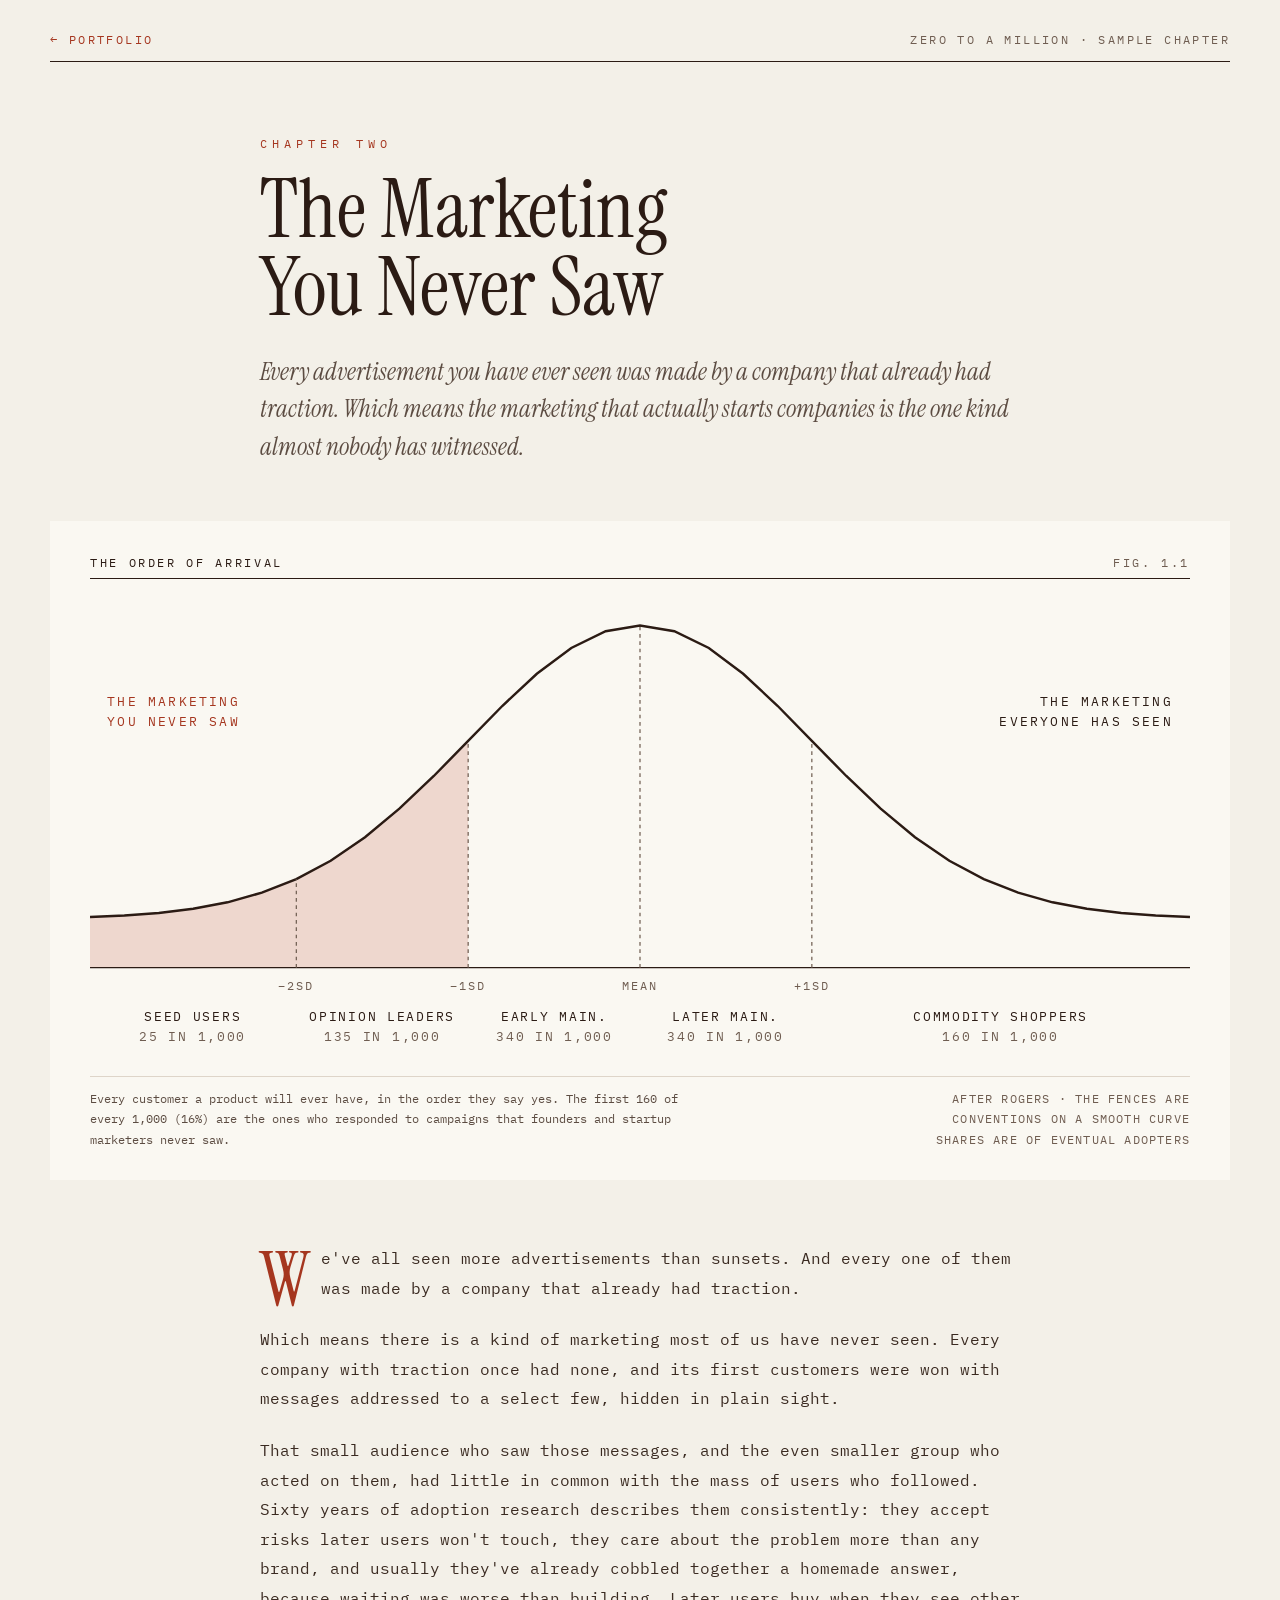
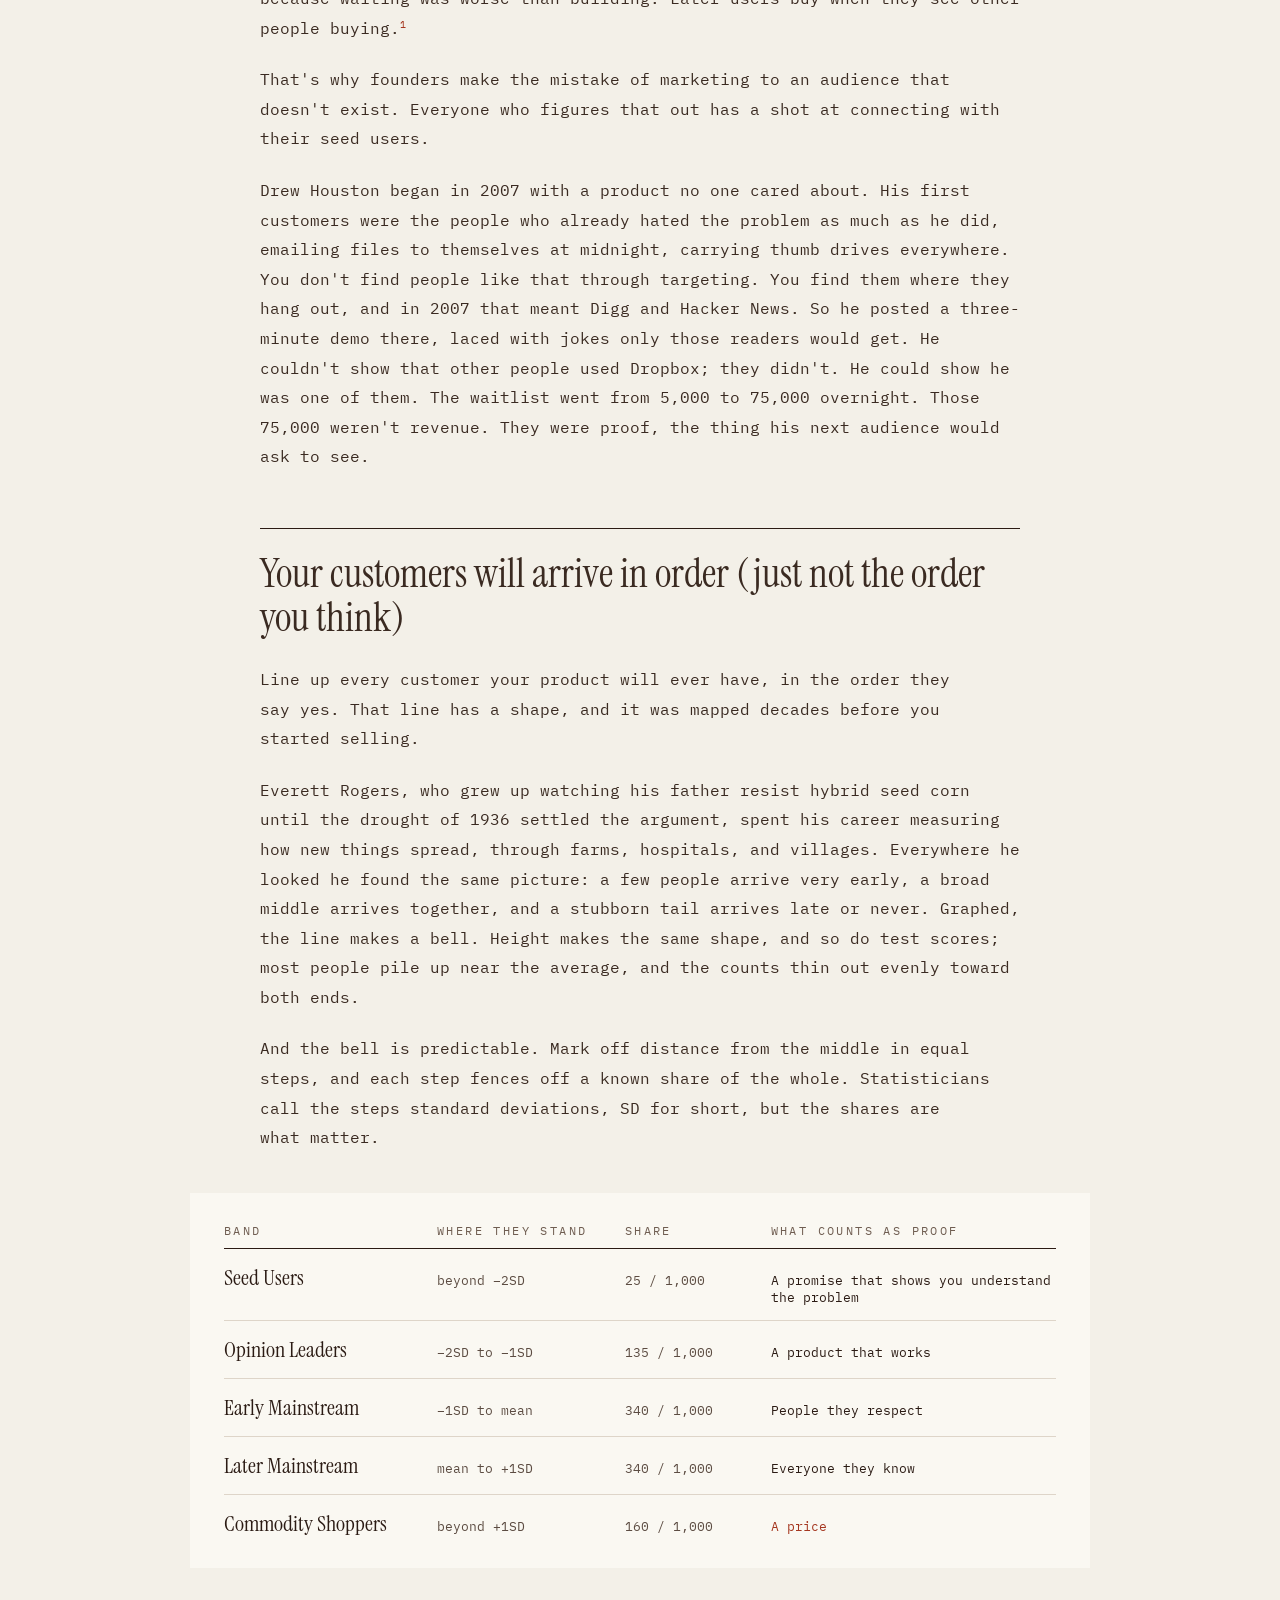
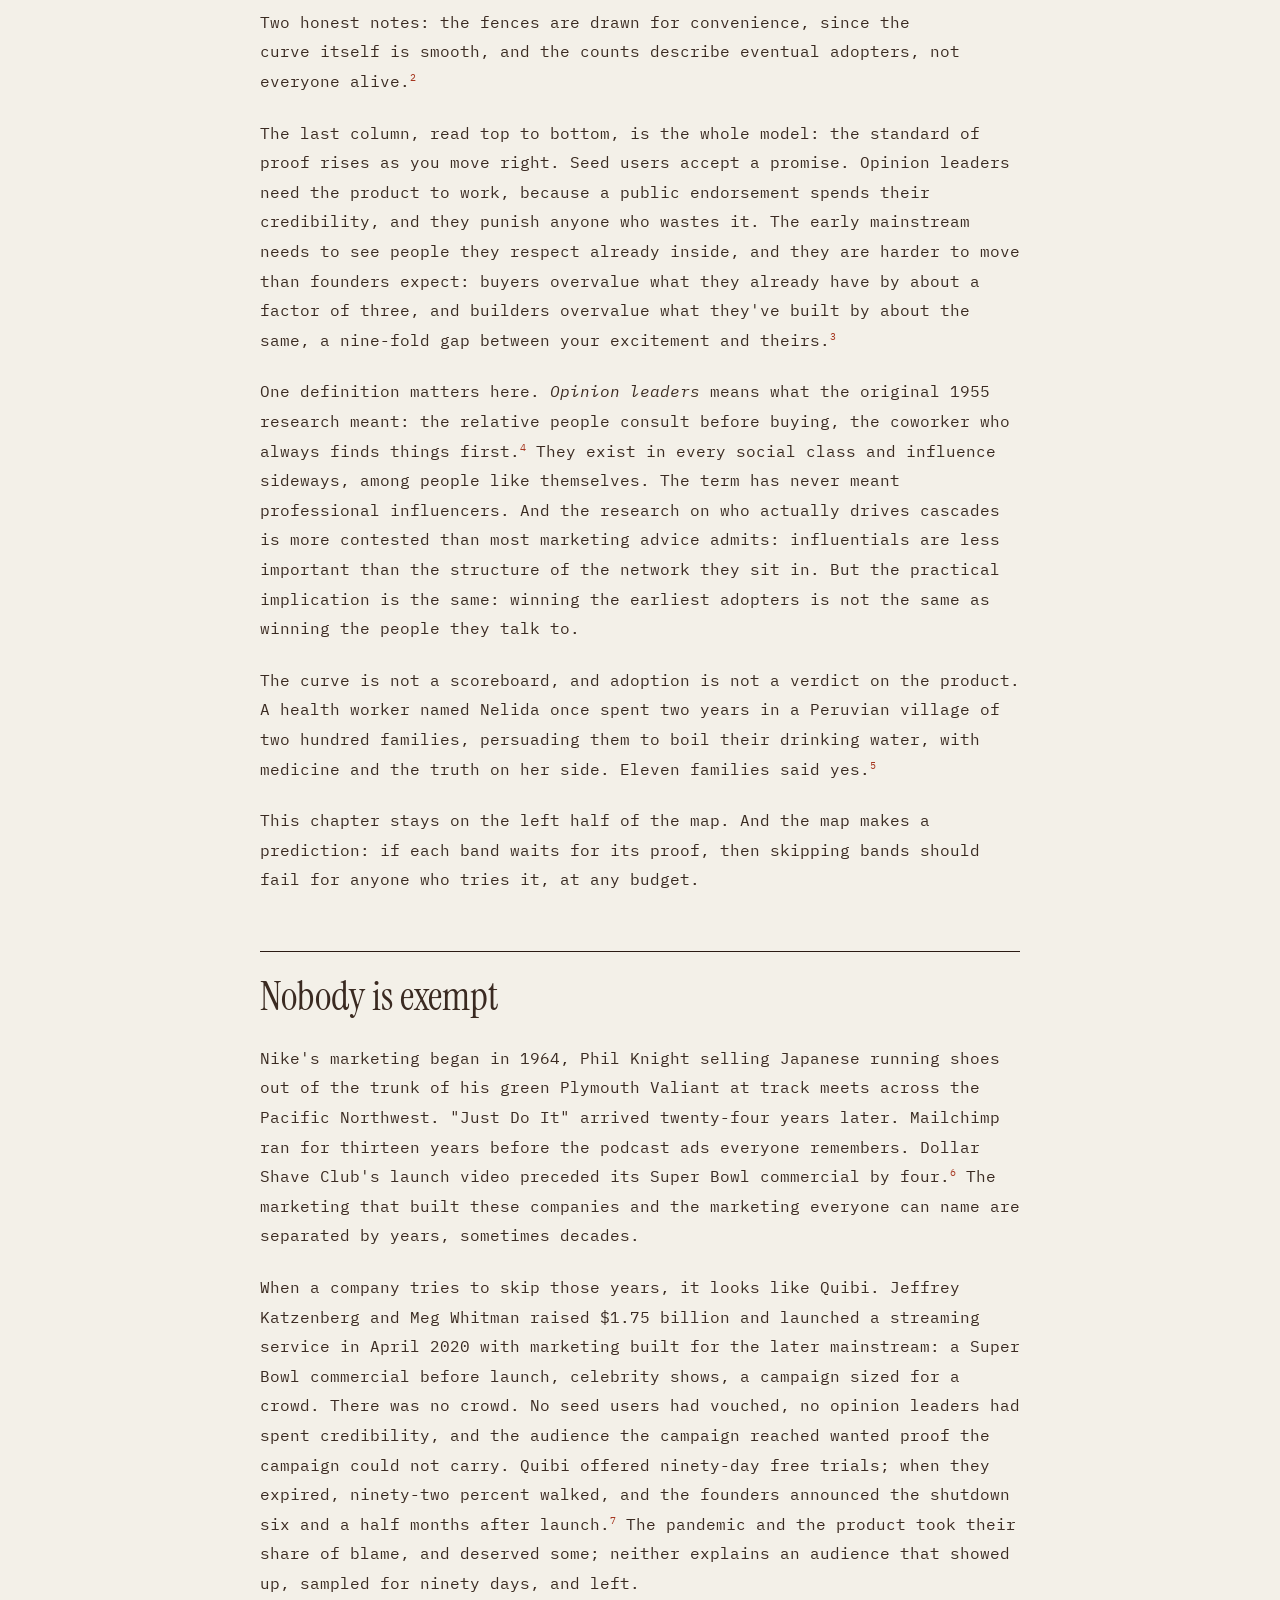
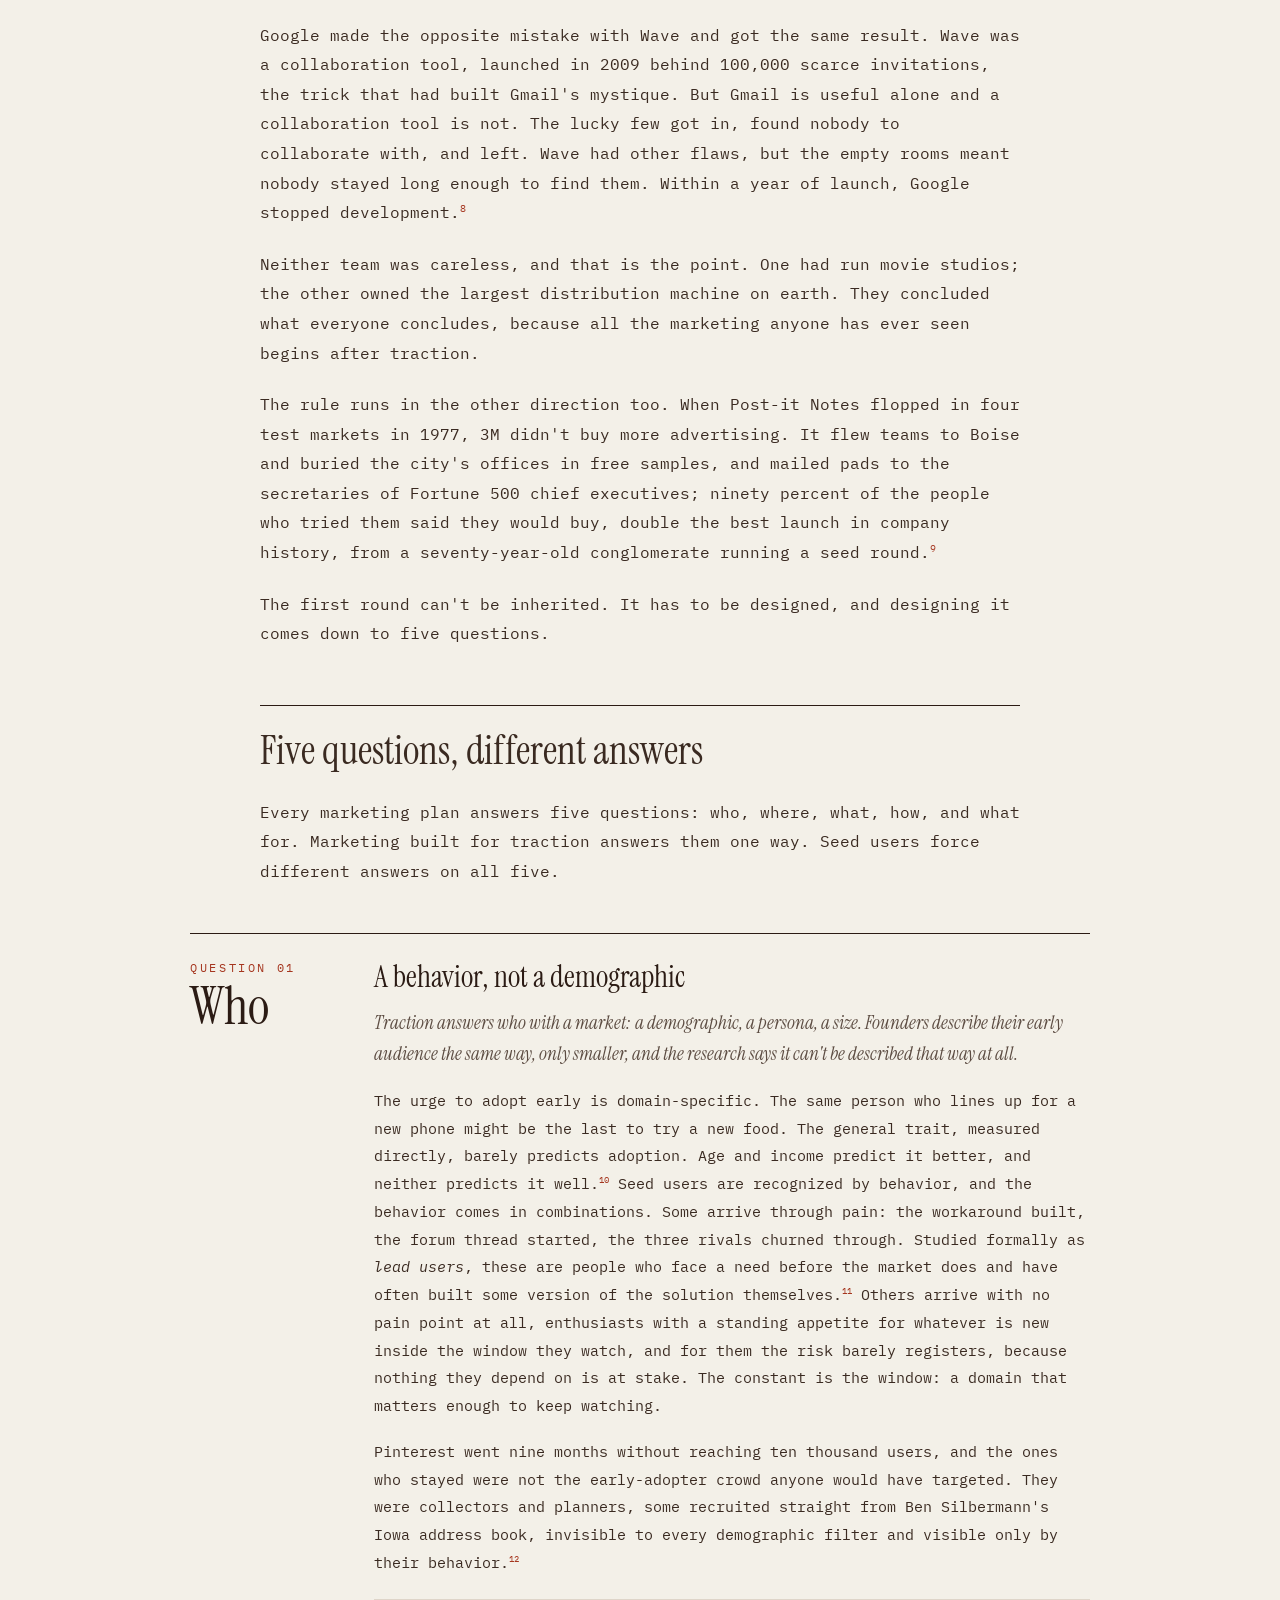
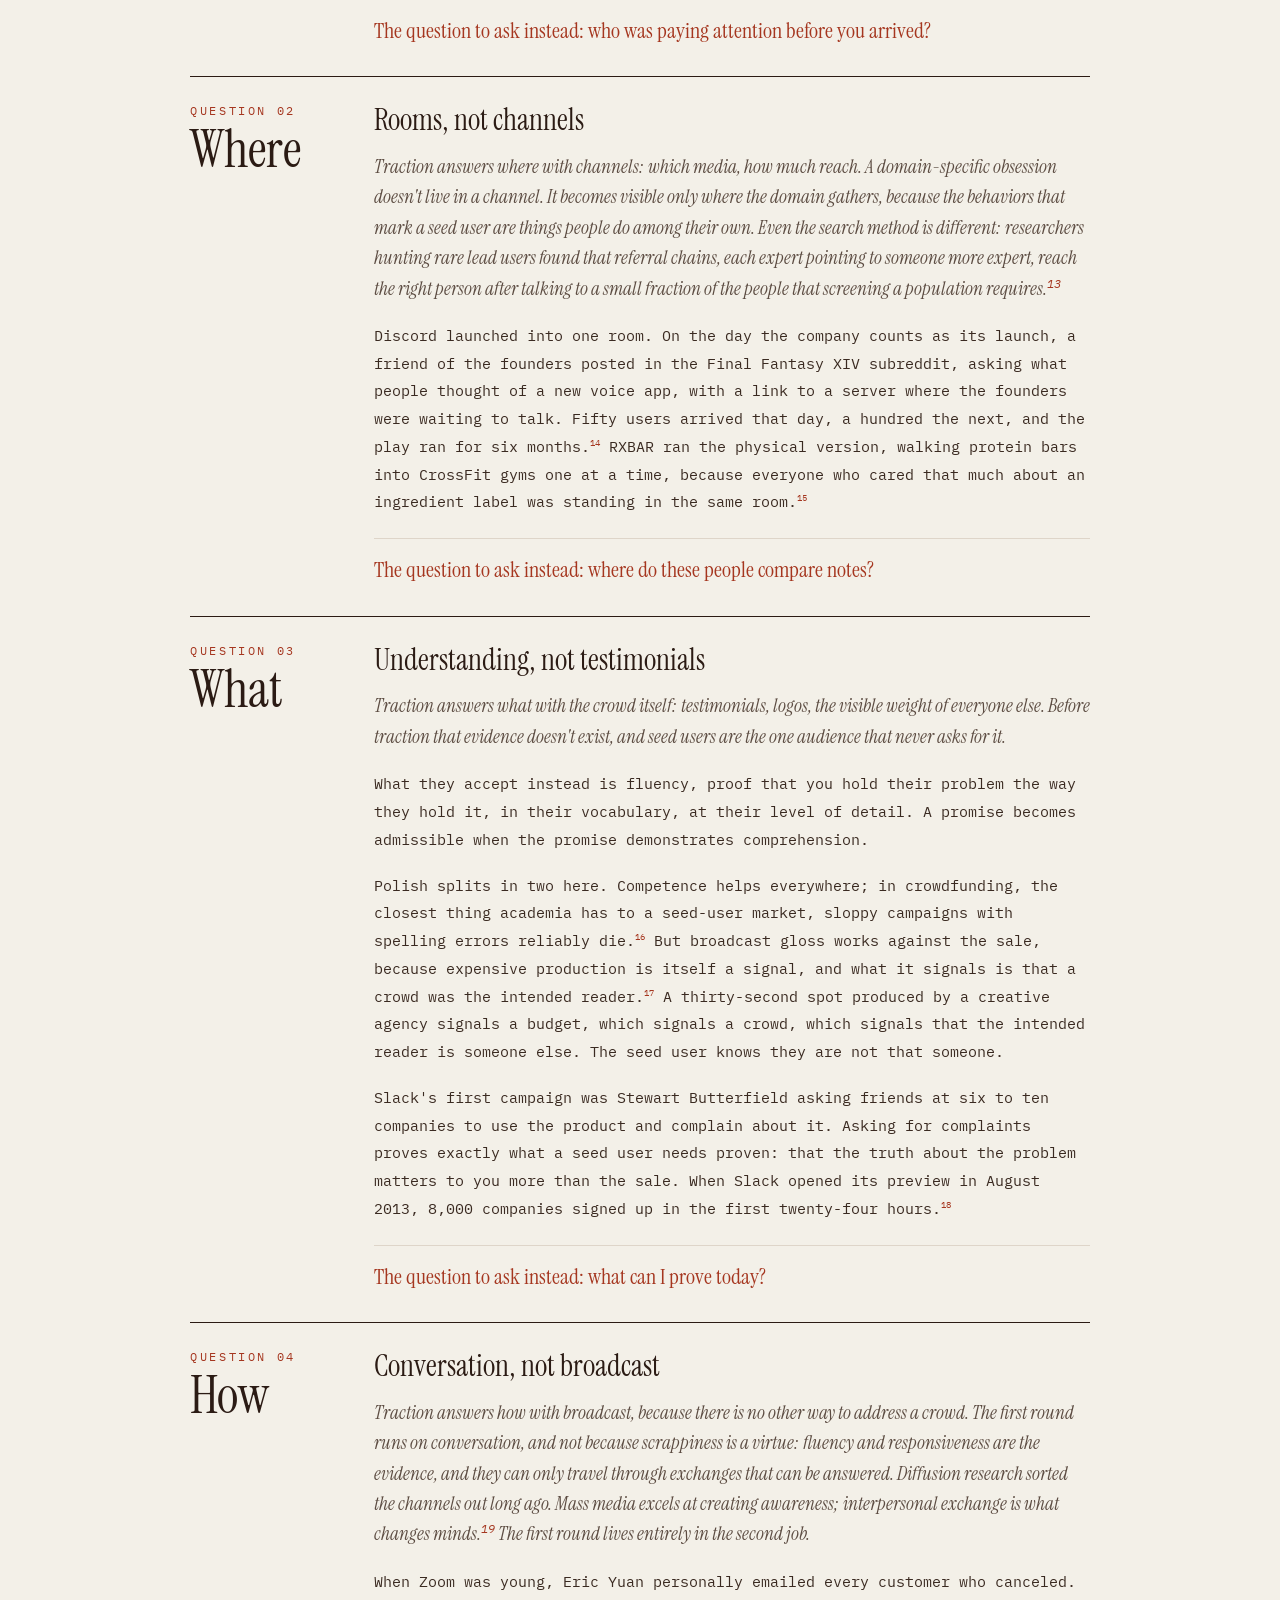
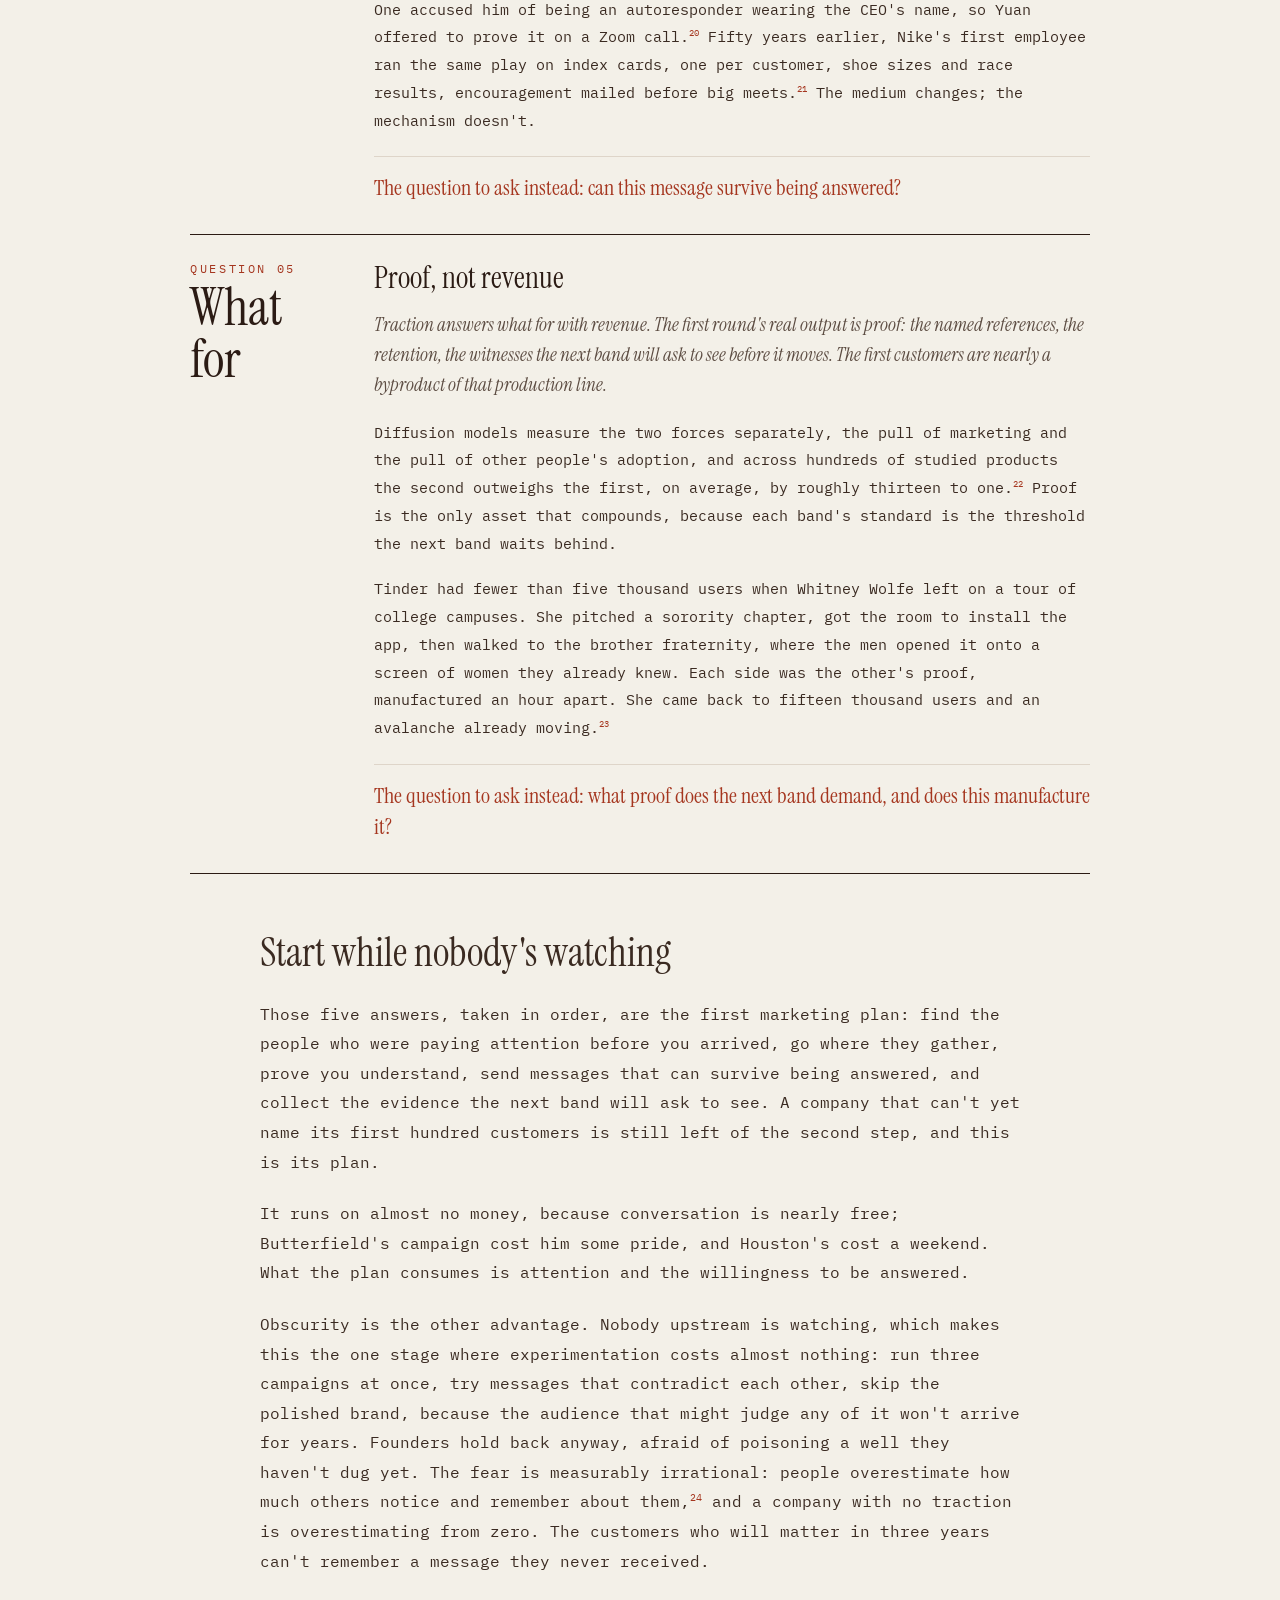
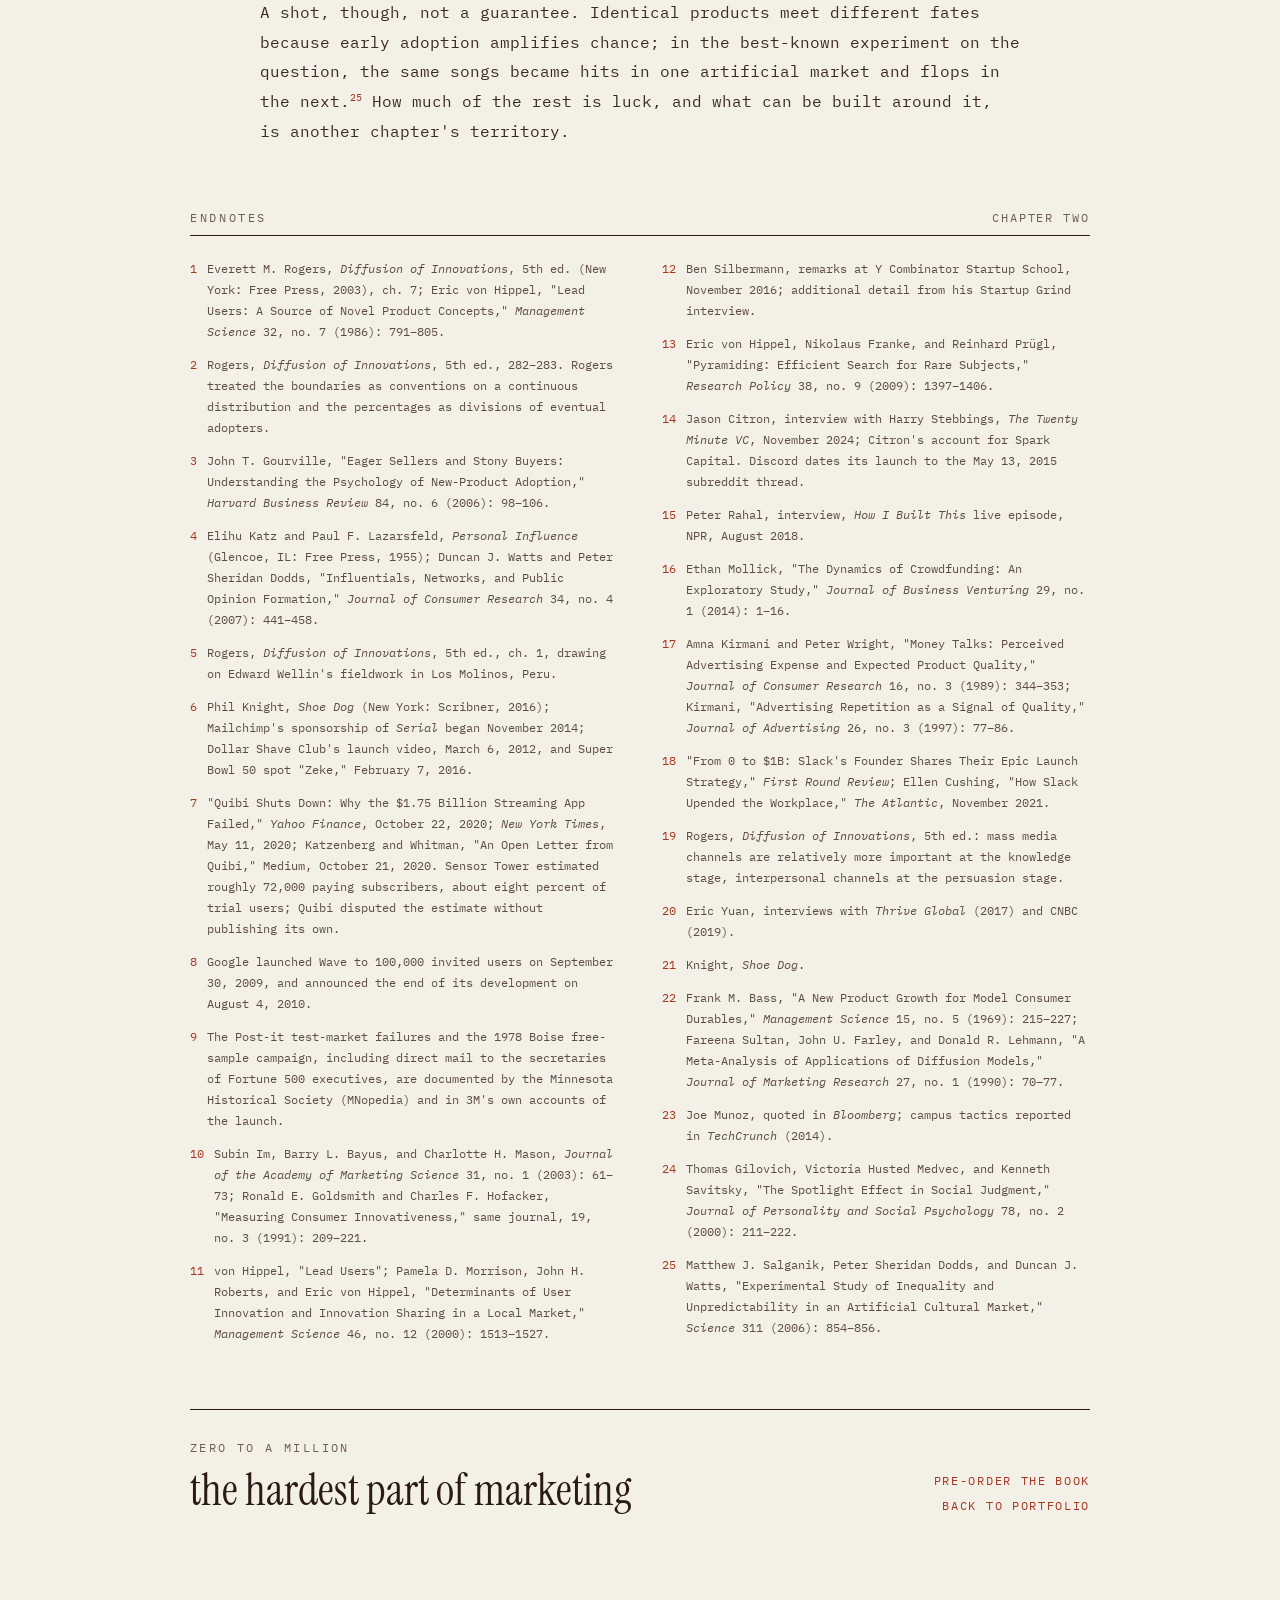
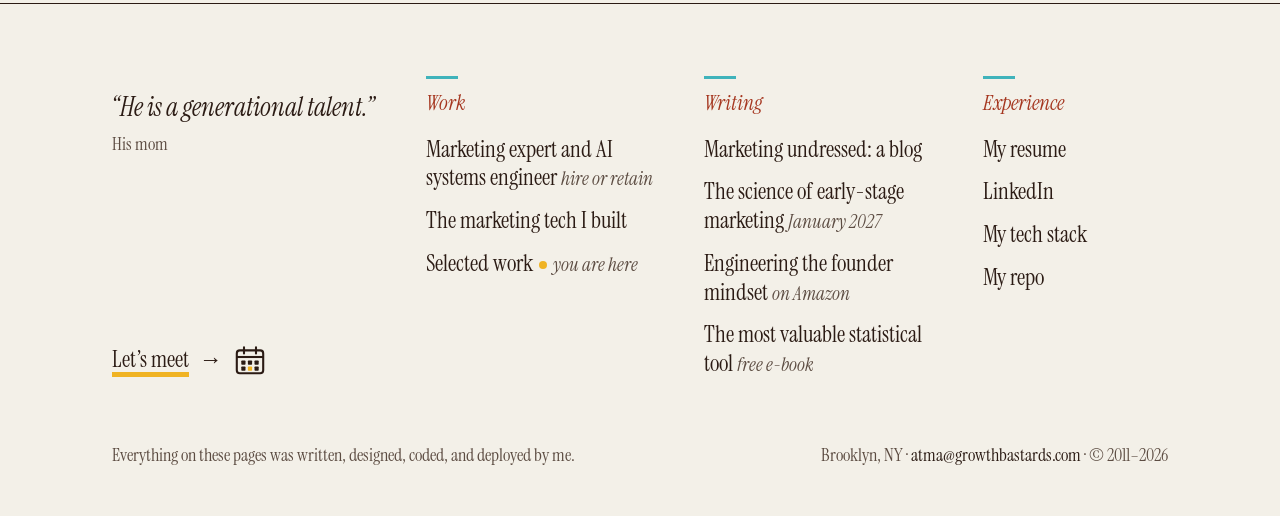
<file: chapter-two.html>
<!DOCTYPE html>
<html lang="en">
<head>
<meta charset="utf-8">
<meta name="viewport" content="width=device-width, initial-scale=1">
<title>The Marketing You Never Saw:Chapter Two of Zero to a Million</title>
<meta name="description" content="Every advertisement you have ever seen was made by a company that already had traction. Which means the marketing that actually starts companies is the one kind almost nobody has witnessed.">
<link rel="canonical" href="https://portfolio.atma.marketing/chapter-two.html">
<meta name="robots" content="index, follow, max-image-preview:large, max-snippet:-1">
<meta name="author" content="Atma Degeyndt">
<meta name="theme-color" content="#f3f0e8">
<meta property="og:type" content="article">
<meta property="og:site_name" content="Atma Degeyndt:Portfolio">
<meta property="og:locale" content="en_US">
<meta property="og:url" content="https://portfolio.atma.marketing/chapter-two.html">
<meta property="og:title" content="The Marketing You Never Saw:Zero to a Million, Chapter Two">
<meta property="og:description" content="Every advertisement you have ever seen was made by a company that already had traction. Which means the marketing that actually starts companies is the one kind almost nobody has witnessed.">
<meta property="og:image" content="https://portfolio.atma.marketing/og-image.png">
<meta property="og:image:type" content="image/png">
<meta property="og:image:width" content="1200">
<meta property="og:image:height" content="630">
<meta property="og:image:alt" content="Atma Degeyndt:creative strategy, direct response, applied statistics.">
<meta name="twitter:card" content="summary_large_image">
<meta name="twitter:title" content="The Marketing You Never Saw:Zero to a Million, Chapter Two">
<meta name="twitter:description" content="Every advertisement you have ever seen was made by a company that already had traction. Which means the marketing that actually starts companies is the one kind almost nobody has witnessed.">
<meta name="twitter:image" content="https://portfolio.atma.marketing/og-image.png">
<link rel="icon" href="/favicon.svg" type="image/svg+xml">
<link rel="icon" href="/favicon-32.png" sizes="32x32" type="image/png">
<link rel="apple-touch-icon" href="/apple-touch-icon.png">
<link rel="manifest" href="/site.webmanifest">
<link rel="preconnect" href="https://fonts.googleapis.com">
<link rel="preconnect" href="https://fonts.gstatic.com" crossorigin>
<link href="https://fonts.googleapis.com/css2?family=Instrument+Serif:ital@0;1&family=IBM+Plex+Mono:wght@400;500;600&display=swap" rel="stylesheet">
<style>
body { margin: 0; background: #f3f0e8; }
  a { color: #a5361f; text-decoration: none; }
  a:hover { color: #2b1b14; }
  sup { font-size: .62em; line-height: 0; vertical-align: super; color: #a5361f; font-family: 'IBM Plex Mono', monospace; }

  img { max-width: 100%; }
  @media (max-width: 900px) {
    [style*="grid-template-columns"] { grid-template-columns: 1fr !important; }
    [style*="columns:2"] { columns: 1 !important; }
    [style*="max-width:1180px"] { padding-left: 20px !important; padding-right: 20px !important; }
    [style*="white-space:nowrap"] { white-space: normal !important; }
    [style*="height:330px"], [style*="height:340px"], [style*="height:322px"],
    [style*="height:306px"], [style*="height:260px"], [style*="height:230px"],
    [style*="height:236px"], [style*="height:163px"] { height: auto !important; min-height: 0 !important; }
    [style*="width:280px"], [style*="width:200px"], [style*="width:210px"], [style*="width:196px"] { width: 56% !important; }
    [style*="padding:38px 40px 30px"], [style*="padding:42px 40px"], [style*="padding:30px 34px"],
    [style*="padding:34px 40px 30px"] { padding: 26px 22px !important; }
    [style*="padding:0 40px"] { padding-left: 20px !important; padding-right: 20px !important; }
    [style*="padding:30px 40px 0"], [style*="padding:34px 40px 0"], [style*="padding:32px 40px 0"],
    [style*="padding:22px 40px 0"], [style*="padding:16px 40px 0"] { padding-left: 22px !important; padding-right: 22px !important; }
    [style*="gap:56px"] { gap: 28px !important; }
  [style*="font-size:96px"]{font-size:60px !important;}
  [style*="font-size:82px"]{font-size:51px !important;}
  [style*="font-size:76px"]{font-size:47px !important;}
  [style*="font-size:62px"]{font-size:38px !important;}
  [style*="font-size:58px"]{font-size:36px !important;}
  [style*="font-size:56px"]{font-size:35px !important;}
  [style*="font-size:52px"]{font-size:32px !important;}
  [style*="font-size:50px"]{font-size:31px !important;}
  [style*="font-size:44px"]{font-size:27px !important;}
  [style*="font-size:40px"]{font-size:25px !important;}
  [style*="font-size:38px"]{font-size:24px !important;}
  [style*="font-size:36px"]{font-size:22px !important;}
  [style*="font-size:34px"]{font-size:21px !important;}
  [style*="font-size:30px"]{font-size:19px !important;}
  [style*="font-size:28px"]{font-size:17px !important;}
  [style*="font-size:26px"]{font-size:16px !important;}
  [style*="font-size:25px"]{font-size:16px !important;}
  [style*="font-size:24px"]{font-size:15px !important;}
  [style*="font-size:22px"]{font-size:15px !important;}
  }
  @media print {
    a { color: #2b1b14 !important; }
    [target="_blank"]::after { content: " (" attr(href) ")"; font-size: 9px; color: #6f5d51; }
  }
</style>
<script type="application/ld+json">
{
  "@context": "https://schema.org",
  "@type": "Article",
  "headline": "The Marketing You Never Saw",
  "alternativeHeadline": "Chapter Two of Zero to a Million",
  "author": {
    "@type": "Person",
    "name": "Atma Degeyndt",
    "url": "https://portfolio.atma.marketing"
  },
  "publisher": {
    "@type": "Person",
    "name": "Atma Degeyndt"
  },
  "isPartOf": {
    "@type": "Book",
    "name": "Zero to a Million: the hardest part of marketing",
    "author": {
      "@type": "Person",
      "name": "Atma Degeyndt"
    }
  },
  "url": "https://portfolio.atma.marketing/chapter-two.html",
  "mainEntityOfPage": "https://portfolio.atma.marketing/chapter-two.html",
  "inLanguage": "en",
  "image": "https://portfolio.atma.marketing/og-image.png"
}
</script>
<!-- unified-footer-head:start --><link rel="stylesheet" href="/footer.css"><!-- unified-footer-head:end -->
</head>
<body>
<div style="background:#f3f0e8; color:#2b1b14; font-family:'IBM Plex Mono',monospace; padding:0 0 90px;">
  <div style="max-width:1180px; margin:0 auto; padding:0 40px;">

    <div style="padding:32px 0 0;">
      <div style="display:flex; justify-content:space-between; align-items:baseline; padding-bottom:14px; border-bottom:1px solid #2b1b14; font-size:12px; letter-spacing:.2em; text-transform:uppercase; color:#6f5d51;">
        <a href="/">← Portfolio</a>
        <span>Zero to a Million · sample chapter</span>
      </div>
    </div>

    <div style="max-width:760px; margin:0 auto; padding:74px 0 0;">
      <div style="font-size:12px; letter-spacing:.42em; text-transform:uppercase; color:#a5361f;">Chapter Two</div>
      <div style="font-family:'Instrument Serif',serif; font-size:82px; line-height:.95; margin-top:20px; text-wrap:pretty;">The Marketing<br>You Never Saw</div>
      <div style="font-family:'Instrument Serif',serif; font-style:italic; font-size:25px; line-height:1.5; color:#5c4c42; margin-top:26px; text-wrap:pretty;">Every advertisement you have ever seen was made by a company that already had traction. Which means the marketing that actually starts companies is the one kind almost nobody has witnessed.</div>
    </div>

    <div style="background:#faf8f2; margin:56px 0 0; padding:34px 40px 30px;">
      <div style="display:flex; justify-content:space-between; align-items:baseline; border-bottom:1px solid #2b1b14; padding-bottom:8px;">
        <span style="font-size:12px; letter-spacing:.22em; text-transform:uppercase;">The order of arrival</span>
        <span style="font-size:12px; letter-spacing:.22em; text-transform:uppercase; color:#6f5d51;">Fig. 1.1</span>
      </div>

      <svg viewBox="0 0 900 372" style="width:100%; height:auto; display:block; margin-top:22px;">
        <path d="M0,258.6 L309.4,258.6 L309.4,114.4 C 300,120 290,128 281.3,143.2 C 267,168 260,180 253.1,169.9 C 240,155 232,145 225,193.3 C 214,205 205,215 196.9,212.5 C 185,218 178,222 168.8,227.5 L112.5,246.5 L56.3,255.2 L0,258.6 Z" fill="#e4b8ac" opacity="0"></path>
        <path d="M0,258.57 L28.1,257.33 L56.3,255.24 L84.4,251.83 L112.5,246.53 L140.6,238.66 L168.8,227.52 L196.9,212.50 L225,193.27 L253.1,169.93 L281.3,143.18 L309.4,114.43 L309.4,300 L0,300 Z" fill="#e4b8ac" opacity=".5"></path>
        <path d="M0,258.57 L28.1,257.33 L56.3,255.24 L84.4,251.83 L112.5,246.53 L140.6,238.66 L168.8,227.52 L196.9,212.50 L225,193.27 L253.1,169.93 L281.3,143.18 L309.4,114.43 L337.5,85.72 L365.6,59.53 L393.8,38.45 L421.9,24.75 L450,20 L478.1,24.75 L506.3,38.45 L534.4,59.53 L562.5,85.72 L590.6,114.43 L618.8,143.18 L646.9,169.93 L675,193.27 L703.1,212.50 L731.3,227.52 L759.4,238.66 L787.5,246.53 L815.6,251.83 L843.8,255.24 L871.9,257.33 L900,258.57" fill="none" stroke="#2b1b14" stroke-width="2"></path>
        <line x1="0" y1="300" x2="900" y2="300" stroke="#2b1b14" stroke-width="1"></line>
        <g stroke="#6f5d51" stroke-width="1" stroke-dasharray="3 3">
          <line x1="168.8" y1="300" x2="168.8" y2="227.5"></line>
          <line x1="309.4" y1="300" x2="309.4" y2="114.4"></line>
          <line x1="450" y1="300" x2="450" y2="20"></line>
          <line x1="590.6" y1="300" x2="590.6" y2="114.4"></line>
        </g>
        <g font-family="IBM Plex Mono, monospace" font-size="10" letter-spacing="1.6" fill="#6f5d51" text-anchor="middle">
          <text x="168.8" y="318">−2SD</text>
          <text x="309.4" y="318">−1SD</text>
          <text x="450" y="318">MEAN</text>
          <text x="590.6" y="318">+1SD</text>
        </g>
        <g font-family="IBM Plex Mono, monospace" font-size="11" letter-spacing="1.4" fill="#2b1b14" text-anchor="middle">
          <text x="84" y="344">SEED USERS</text><text x="84" y="360" fill="#6f5d51">25 IN 1,000</text>
          <text x="239" y="344">OPINION LEADERS</text><text x="239" y="360" fill="#6f5d51">135 IN 1,000</text>
          <text x="380" y="344">EARLY MAIN.</text><text x="380" y="360" fill="#6f5d51">340 IN 1,000</text>
          <text x="520" y="344">LATER MAIN.</text><text x="520" y="360" fill="#6f5d51">340 IN 1,000</text>
          <text x="745" y="344">COMMODITY SHOPPERS</text><text x="745" y="360" fill="#6f5d51">160 IN 1,000</text>
        </g>
        <g font-family="IBM Plex Mono, monospace" font-size="11" letter-spacing="1.8">
          <text x="14" y="86" fill="#a5361f">THE MARKETING</text>
          <text x="14" y="102" fill="#a5361f">YOU NEVER SAW</text>
          <text x="886" y="86" fill="#2b1b14" text-anchor="end">THE MARKETING</text>
          <text x="886" y="102" fill="#2b1b14" text-anchor="end">EVERYONE HAS SEEN</text>
        </g>
      </svg>

      <div style="display:flex; justify-content:space-between; gap:40px; border-top:1px solid #ded5c9; margin-top:20px; padding-top:12px;">
        <div style="font-size:12px; line-height:1.7; color:#5c4c42; max-width:620px; text-wrap:pretty;">Every customer a product will ever have, in the order they say yes. The first 160 of every 1,000 (16%) are the ones who responded to campaigns that founders and startup marketers never saw.</div>
        <div style="font-size:12px; line-height:1.7; letter-spacing:.1em; text-transform:uppercase; color:#6f5d51; text-align:right; white-space:nowrap;">After Rogers · the fences are<br>conventions on a smooth curve<br>shares are of eventual adopters</div>
      </div>
    </div>

    <div style="max-width:760px; margin:0 auto; padding:64px 0 0; font-size:16px; line-height:1.85; color:#3a2a21;">

      <p style="margin:0; text-wrap:pretty;"><span style="float:left; font-family:'Instrument Serif',serif; font-size:76px; line-height:.78; margin:6px 12px 0 0; color:#a5361f;">W</span>e've all seen more advertisements than sunsets. And every one of them was made by a company that already had traction.</p>
      <p style="margin:22px 0 0; text-wrap:pretty;">Which means there is a kind of marketing most of us have never seen. Every company with traction once had none, and its first customers were won with messages addressed to a select few, hidden in plain sight.</p>
      <p style="margin:22px 0 0; text-wrap:pretty;">That small audience who saw those messages, and the even smaller group who acted on them, had little in common with the mass of users who followed. Sixty years of adoption research describes them consistently: they accept risks later users won't touch, they care about the problem more than any brand, and usually they've already cobbled together a homemade answer, because waiting was worse than building. Later users buy when they see other people buying.<sup>1</sup></p>
      <p style="margin:22px 0 0; text-wrap:pretty;">That's why founders make the mistake of marketing to an audience that doesn't exist. Everyone who figures that out has a shot at connecting with their seed users.</p>
      <p style="margin:22px 0 0; text-wrap:pretty;">Drew Houston began in 2007 with a product no one cared about. His first customers were the people who already hated the problem as much as he did, emailing files to themselves at midnight, carrying thumb drives everywhere. You don't find people like that through targeting. You find them where they hang out, and in 2007 that meant Digg and Hacker News. So he posted a three-minute demo there, laced with jokes only those readers would get. He couldn't show that other people used Dropbox; they didn't. He could show he was one of them. The waitlist went from 5,000 to 75,000 overnight. Those 75,000 weren't revenue. They were proof, the thing his next audience would ask to see.</p>

      <div style="font-family:'Instrument Serif',serif; font-size:40px; line-height:1.1; margin:56px 0 0; padding-top:22px; border-top:1px solid #2b1b14; text-wrap:pretty;">Your customers will arrive in order (just not the order you think)</div>

      <p style="margin:26px 0 0; text-wrap:pretty;">Line up every customer your product will ever have, in the order they say yes. That line has a shape, and it was mapped decades before you started selling.</p>
      <p style="margin:22px 0 0; text-wrap:pretty;">Everett Rogers, who grew up watching his father resist hybrid seed corn until the drought of 1936 settled the argument, spent his career measuring how new things spread, through farms, hospitals, and villages. Everywhere he looked he found the same picture: a few people arrive very early, a broad middle arrives together, and a stubborn tail arrives late or never. Graphed, the line makes a bell. Height makes the same shape, and so do test scores; most people pile up near the average, and the counts thin out evenly toward both ends.</p>
      <p style="margin:22px 0 0; text-wrap:pretty;">And the bell is predictable. Mark off distance from the middle in equal steps, and each step fences off a known share of the whole. Statisticians call the steps standard deviations, SD for short, but the shares are what matter.</p>
    </div>

    <div style="max-width:900px; margin:0 auto; padding:40px 0 0;">
      <div style="background:#faf8f2; padding:30px 34px;">
        <div style="display:grid; grid-template-columns:1.15fr 1fr .75fr 1.7fr; gap:20px; font-size:12px; letter-spacing:.2em; text-transform:uppercase; color:#6f5d51; border-bottom:1px solid #2b1b14; padding-bottom:10px;">
          <span>Band</span><span>Where they stand</span><span>Share</span><span>What counts as proof</span>
        </div>
        <div style="display:grid; grid-template-columns:1.15fr 1fr .75fr 1.7fr; gap:20px; padding:14px 0; border-bottom:1px solid #ded5c9; font-size:13px; align-items:baseline;">
          <span style="font-family:'Instrument Serif',serif; font-size:22px;">Seed Users</span>
          <span style="color:#5c4c42;">beyond −2SD</span>
          <span style="color:#5c4c42;">25 / 1,000</span>
          <span style="color:#2b1b14;">A promise that shows you understand the problem</span>
        </div>
        <div style="display:grid; grid-template-columns:1.15fr 1fr .75fr 1.7fr; gap:20px; padding:14px 0; border-bottom:1px solid #ded5c9; font-size:13px; align-items:baseline;">
          <span style="font-family:'Instrument Serif',serif; font-size:22px;">Opinion Leaders</span>
          <span style="color:#5c4c42;">−2SD to −1SD</span>
          <span style="color:#5c4c42;">135 / 1,000</span>
          <span style="color:#2b1b14;">A product that works</span>
        </div>
        <div style="display:grid; grid-template-columns:1.15fr 1fr .75fr 1.7fr; gap:20px; padding:14px 0; border-bottom:1px solid #ded5c9; font-size:13px; align-items:baseline;">
          <span style="font-family:'Instrument Serif',serif; font-size:22px;">Early Mainstream</span>
          <span style="color:#5c4c42;">−1SD to mean</span>
          <span style="color:#5c4c42;">340 / 1,000</span>
          <span style="color:#2b1b14;">People they respect</span>
        </div>
        <div style="display:grid; grid-template-columns:1.15fr 1fr .75fr 1.7fr; gap:20px; padding:14px 0; border-bottom:1px solid #ded5c9; font-size:13px; align-items:baseline;">
          <span style="font-family:'Instrument Serif',serif; font-size:22px;">Later Mainstream</span>
          <span style="color:#5c4c42;">mean to +1SD</span>
          <span style="color:#5c4c42;">340 / 1,000</span>
          <span style="color:#2b1b14;">Everyone they know</span>
        </div>
        <div style="display:grid; grid-template-columns:1.15fr 1fr .75fr 1.7fr; gap:20px; padding:14px 0 0; font-size:13px; align-items:baseline;">
          <span style="font-family:'Instrument Serif',serif; font-size:22px;">Commodity Shoppers</span>
          <span style="color:#5c4c42;">beyond +1SD</span>
          <span style="color:#5c4c42;">160 / 1,000</span>
          <span style="color:#a5361f;">A price</span>
        </div>
      </div>
    </div>

    <div style="max-width:760px; margin:0 auto; padding:40px 0 0; font-size:16px; line-height:1.85; color:#3a2a21;">
      <p style="margin:0; text-wrap:pretty;">Two honest notes: the fences are drawn for convenience, since the curve itself is smooth, and the counts describe eventual adopters, not everyone alive.<sup>2</sup></p>
      <p style="margin:22px 0 0; text-wrap:pretty;">The last column, read top to bottom, is the whole model: the standard of proof rises as you move right. Seed users accept a promise. Opinion leaders need the product to work, because a public endorsement spends their credibility, and they punish anyone who wastes it. The early mainstream needs to see people they respect already inside, and they are harder to move than founders expect: buyers overvalue what they already have by about a factor of three, and builders overvalue what they've built by about the same, a nine-fold gap between your excitement and theirs.<sup>3</sup></p>
      <p style="margin:22px 0 0; text-wrap:pretty;">One definition matters here. <em>Opinion leaders</em> means what the original 1955 research meant: the relative people consult before buying, the coworker who always finds things first.<sup>4</sup> They exist in every social class and influence sideways, among people like themselves. The term has never meant professional influencers. And the research on who actually drives cascades is more contested than most marketing advice admits: influentials are less important than the structure of the network they sit in. But the practical implication is the same: winning the earliest adopters is not the same as winning the people they talk to.</p>
      <p style="margin:22px 0 0; text-wrap:pretty;">The curve is not a scoreboard, and adoption is not a verdict on the product. A health worker named Nelida once spent two years in a Peruvian village of two hundred families, persuading them to boil their drinking water, with medicine and the truth on her side. Eleven families said yes.<sup>5</sup></p>
      <p style="margin:22px 0 0; text-wrap:pretty;">This chapter stays on the left half of the map. And the map makes a prediction: if each band waits for its proof, then skipping bands should fail for anyone who tries it, at any budget.</p>

      <div style="font-family:'Instrument Serif',serif; font-size:40px; line-height:1.1; margin:56px 0 0; padding-top:22px; border-top:1px solid #2b1b14;">Nobody is exempt</div>

      <p style="margin:26px 0 0; text-wrap:pretty;">Nike's marketing began in 1964, Phil Knight selling Japanese running shoes out of the trunk of his green Plymouth Valiant at track meets across the Pacific Northwest. "Just Do It" arrived twenty-four years later. Mailchimp ran for thirteen years before the podcast ads everyone remembers. Dollar Shave Club's launch video preceded its Super Bowl commercial by four.<sup>6</sup> The marketing that built these companies and the marketing everyone can name are separated by years, sometimes decades.</p>
      <p style="margin:22px 0 0; text-wrap:pretty;">When a company tries to skip those years, it looks like Quibi. Jeffrey Katzenberg and Meg Whitman raised $1.75 billion and launched a streaming service in April 2020 with marketing built for the later mainstream: a Super Bowl commercial before launch, celebrity shows, a campaign sized for a crowd. There was no crowd. No seed users had vouched, no opinion leaders had spent credibility, and the audience the campaign reached wanted proof the campaign could not carry. Quibi offered ninety-day free trials; when they expired, ninety-two percent walked, and the founders announced the shutdown six and a half months after launch.<sup>7</sup> The pandemic and the product took their share of blame, and deserved some; neither explains an audience that showed up, sampled for ninety days, and left.</p>
      <p style="margin:22px 0 0; text-wrap:pretty;">Google made the opposite mistake with Wave and got the same result. Wave was a collaboration tool, launched in 2009 behind 100,000 scarce invitations, the trick that had built Gmail's mystique. But Gmail is useful alone and a collaboration tool is not. The lucky few got in, found nobody to collaborate with, and left. Wave had other flaws, but the empty rooms meant nobody stayed long enough to find them. Within a year of launch, Google stopped development.<sup>8</sup></p>
      <p style="margin:22px 0 0; text-wrap:pretty;">Neither team was careless, and that is the point. One had run movie studios; the other owned the largest distribution machine on earth. They concluded what everyone concludes, because all the marketing anyone has ever seen begins after traction.</p>
      <p style="margin:22px 0 0; text-wrap:pretty;">The rule runs in the other direction too. When Post-it Notes flopped in four test markets in 1977, 3M didn't buy more advertising. It flew teams to Boise and buried the city's offices in free samples, and mailed pads to the secretaries of Fortune 500 chief executives; ninety percent of the people who tried them said they would buy, double the best launch in company history, from a seventy-year-old conglomerate running a seed round.<sup>9</sup></p>
      <p style="margin:22px 0 0; text-wrap:pretty;">The first round can't be inherited. It has to be designed, and designing it comes down to five questions.</p>

      <div style="font-family:'Instrument Serif',serif; font-size:40px; line-height:1.1; margin:56px 0 0; padding-top:22px; border-top:1px solid #2b1b14;">Five questions, different answers</div>

      <p style="margin:26px 0 0; text-wrap:pretty;">Every marketing plan answers five questions: who, where, what, how, and what for. Marketing built for traction answers them one way. Seed users force different answers on all five.</p>
    </div>

    <div style="max-width:900px; margin:0 auto; padding:46px 0 0;">

      <div style="border-top:1px solid #2b1b14; padding:26px 0 30px;">
        <div style="display:grid; grid-template-columns:150px 1fr; gap:34px; align-items:start;">
          <div>
            <div style="font-size:12px; letter-spacing:.22em; text-transform:uppercase; color:#a5361f;">Question 01</div>
            <div style="font-family:'Instrument Serif',serif; font-size:52px; line-height:1; margin-top:6px;">Who</div>
          </div>
          <div>
            <div style="font-family:'Instrument Serif',serif; font-size:30px; line-height:1.15;">A behavior, not a demographic</div>
            <div style="font-family:'Instrument Serif',serif; font-style:italic; font-size:19px; line-height:1.6; color:#5c4c42; margin-top:14px; text-wrap:pretty;">Traction answers <em>who</em> with a market: a demographic, a persona, a size. Founders describe their early audience the same way, only smaller, and the research says it can't be described that way at all.</div>
            <div style="font-size:15px; line-height:1.85; color:#3a2a21; margin-top:18px; text-wrap:pretty;">The urge to adopt early is domain-specific. The same person who lines up for a new phone might be the last to try a new food. The general trait, measured directly, barely predicts adoption. Age and income predict it better, and neither predicts it well.<sup>10</sup> Seed users are recognized by behavior, and the behavior comes in combinations. Some arrive through pain: the workaround built, the forum thread started, the three rivals churned through. Studied formally as <em>lead users</em>, these are people who face a need before the market does and have often built some version of the solution themselves.<sup>11</sup> Others arrive with no pain point at all, enthusiasts with a standing appetite for whatever is new inside the window they watch, and for them the risk barely registers, because nothing they depend on is at stake. The constant is the window: a domain that matters enough to keep watching.</div>
            <div style="font-size:15px; line-height:1.85; color:#3a2a21; margin-top:18px; text-wrap:pretty;">Pinterest went nine months without reaching ten thousand users, and the ones who stayed were not the early-adopter crowd anyone would have targeted. They were collectors and planners, some recruited straight from Ben Silbermann's Iowa address book, invisible to every demographic filter and visible only by their behavior.<sup>12</sup></div>
            <div style="font-family:'Instrument Serif',serif; font-size:22px; line-height:1.4; color:#a5361f; margin-top:22px; padding-top:16px; border-top:1px solid #ded5c9;">The question to ask instead: who was paying attention before you arrived?</div>
          </div>
        </div>
      </div>

      <div style="border-top:1px solid #2b1b14; padding:26px 0 30px;">
        <div style="display:grid; grid-template-columns:150px 1fr; gap:34px; align-items:start;">
          <div>
            <div style="font-size:12px; letter-spacing:.22em; text-transform:uppercase; color:#a5361f;">Question 02</div>
            <div style="font-family:'Instrument Serif',serif; font-size:52px; line-height:1; margin-top:6px;">Where</div>
          </div>
          <div>
            <div style="font-family:'Instrument Serif',serif; font-size:30px; line-height:1.15;">Rooms, not channels</div>
            <div style="font-family:'Instrument Serif',serif; font-style:italic; font-size:19px; line-height:1.6; color:#5c4c42; margin-top:14px; text-wrap:pretty;">Traction answers <em>where</em> with channels: which media, how much reach. A domain-specific obsession doesn't live in a channel. It becomes visible only where the domain gathers, because the behaviors that mark a seed user are things people do among their own. Even the search method is different: researchers hunting rare lead users found that referral chains, each expert pointing to someone more expert, reach the right person after talking to a small fraction of the people that screening a population requires.<sup>13</sup></div>
            <div style="font-size:15px; line-height:1.85; color:#3a2a21; margin-top:18px; text-wrap:pretty;">Discord launched into one room. On the day the company counts as its launch, a friend of the founders posted in the Final Fantasy XIV subreddit, asking what people thought of a new voice app, with a link to a server where the founders were waiting to talk. Fifty users arrived that day, a hundred the next, and the play ran for six months.<sup>14</sup> RXBAR ran the physical version, walking protein bars into CrossFit gyms one at a time, because everyone who cared that much about an ingredient label was standing in the same room.<sup>15</sup></div>
            <div style="font-family:'Instrument Serif',serif; font-size:22px; line-height:1.4; color:#a5361f; margin-top:22px; padding-top:16px; border-top:1px solid #ded5c9;">The question to ask instead: where do these people compare notes?</div>
          </div>
        </div>
      </div>

      <div style="border-top:1px solid #2b1b14; padding:26px 0 30px;">
        <div style="display:grid; grid-template-columns:150px 1fr; gap:34px; align-items:start;">
          <div>
            <div style="font-size:12px; letter-spacing:.22em; text-transform:uppercase; color:#a5361f;">Question 03</div>
            <div style="font-family:'Instrument Serif',serif; font-size:52px; line-height:1; margin-top:6px;">What</div>
          </div>
          <div>
            <div style="font-family:'Instrument Serif',serif; font-size:30px; line-height:1.15;">Understanding, not testimonials</div>
            <div style="font-family:'Instrument Serif',serif; font-style:italic; font-size:19px; line-height:1.6; color:#5c4c42; margin-top:14px; text-wrap:pretty;">Traction answers <em>what</em> with the crowd itself: testimonials, logos, the visible weight of everyone else. Before traction that evidence doesn't exist, and seed users are the one audience that never asks for it.</div>
            <div style="font-size:15px; line-height:1.85; color:#3a2a21; margin-top:18px; text-wrap:pretty;">What they accept instead is fluency, proof that you hold their problem the way they hold it, in their vocabulary, at their level of detail. A promise becomes admissible when the promise demonstrates comprehension.</div>
            <div style="font-size:15px; line-height:1.85; color:#3a2a21; margin-top:18px; text-wrap:pretty;">Polish splits in two here. Competence helps everywhere; in crowdfunding, the closest thing academia has to a seed-user market, sloppy campaigns with spelling errors reliably die.<sup>16</sup> But broadcast gloss works against the sale, because expensive production is itself a signal, and what it signals is that a crowd was the intended reader.<sup>17</sup> A thirty-second spot produced by a creative agency signals a budget, which signals a crowd, which signals that the intended reader is someone else. The seed user knows they are not that someone.</div>
            <div style="font-size:15px; line-height:1.85; color:#3a2a21; margin-top:18px; text-wrap:pretty;">Slack's first campaign was Stewart Butterfield asking friends at six to ten companies to use the product and complain about it. Asking for complaints proves exactly what a seed user needs proven: that the truth about the problem matters to you more than the sale. When Slack opened its preview in August 2013, 8,000 companies signed up in the first twenty-four hours.<sup>18</sup></div>
            <div style="font-family:'Instrument Serif',serif; font-size:22px; line-height:1.4; color:#a5361f; margin-top:22px; padding-top:16px; border-top:1px solid #ded5c9;">The question to ask instead: what can I prove today?</div>
          </div>
        </div>
      </div>

      <div style="border-top:1px solid #2b1b14; padding:26px 0 30px;">
        <div style="display:grid; grid-template-columns:150px 1fr; gap:34px; align-items:start;">
          <div>
            <div style="font-size:12px; letter-spacing:.22em; text-transform:uppercase; color:#a5361f;">Question 04</div>
            <div style="font-family:'Instrument Serif',serif; font-size:52px; line-height:1; margin-top:6px;">How</div>
          </div>
          <div>
            <div style="font-family:'Instrument Serif',serif; font-size:30px; line-height:1.15;">Conversation, not broadcast</div>
            <div style="font-family:'Instrument Serif',serif; font-style:italic; font-size:19px; line-height:1.6; color:#5c4c42; margin-top:14px; text-wrap:pretty;">Traction answers <em>how</em> with broadcast, because there is no other way to address a crowd. The first round runs on conversation, and not because scrappiness is a virtue: fluency and responsiveness are the evidence, and they can only travel through exchanges that can be answered. Diffusion research sorted the channels out long ago. Mass media excels at creating awareness; interpersonal exchange is what changes minds.<sup>19</sup> The first round lives entirely in the second job.</div>
            <div style="font-size:15px; line-height:1.85; color:#3a2a21; margin-top:18px; text-wrap:pretty;">When Zoom was young, Eric Yuan personally emailed every customer who canceled. One accused him of being an autoresponder wearing the CEO's name, so Yuan offered to prove it on a Zoom call.<sup>20</sup> Fifty years earlier, Nike's first employee ran the same play on index cards, one per customer, shoe sizes and race results, encouragement mailed before big meets.<sup>21</sup> The medium changes; the mechanism doesn't.</div>
            <div style="font-family:'Instrument Serif',serif; font-size:22px; line-height:1.4; color:#a5361f; margin-top:22px; padding-top:16px; border-top:1px solid #ded5c9;">The question to ask instead: can this message survive being answered?</div>
          </div>
        </div>
      </div>

      <div style="border-top:1px solid #2b1b14; border-bottom:1px solid #2b1b14; padding:26px 0 30px;">
        <div style="display:grid; grid-template-columns:150px 1fr; gap:34px; align-items:start;">
          <div>
            <div style="font-size:12px; letter-spacing:.22em; text-transform:uppercase; color:#a5361f;">Question 05</div>
            <div style="font-family:'Instrument Serif',serif; font-size:52px; line-height:1; margin-top:6px;">What for</div>
          </div>
          <div>
            <div style="font-family:'Instrument Serif',serif; font-size:30px; line-height:1.15;">Proof, not revenue</div>
            <div style="font-family:'Instrument Serif',serif; font-style:italic; font-size:19px; line-height:1.6; color:#5c4c42; margin-top:14px; text-wrap:pretty;">Traction answers <em>what for</em> with revenue. The first round's real output is proof: the named references, the retention, the witnesses the next band will ask to see before it moves. The first customers are nearly a byproduct of that production line.</div>
            <div style="font-size:15px; line-height:1.85; color:#3a2a21; margin-top:18px; text-wrap:pretty;">Diffusion models measure the two forces separately, the pull of marketing and the pull of other people's adoption, and across hundreds of studied products the second outweighs the first, on average, by roughly thirteen to one.<sup>22</sup> Proof is the only asset that compounds, because each band's standard is the threshold the next band waits behind.</div>
            <div style="font-size:15px; line-height:1.85; color:#3a2a21; margin-top:18px; text-wrap:pretty;">Tinder had fewer than five thousand users when Whitney Wolfe left on a tour of college campuses. She pitched a sorority chapter, got the room to install the app, then walked to the brother fraternity, where the men opened it onto a screen of women they already knew. Each side was the other's proof, manufactured an hour apart. She came back to fifteen thousand users and an avalanche already moving.<sup>23</sup></div>
            <div style="font-family:'Instrument Serif',serif; font-size:22px; line-height:1.4; color:#a5361f; margin-top:22px; padding-top:16px; border-top:1px solid #ded5c9;">The question to ask instead: what proof does the next band demand, and does this manufacture it?</div>
          </div>
        </div>
      </div>
    </div>

    <div style="max-width:760px; margin:0 auto; padding:56px 0 0; font-size:16px; line-height:1.85; color:#3a2a21;">
      <div style="font-family:'Instrument Serif',serif; font-size:40px; line-height:1.1; padding-top:0;">Start while nobody's watching</div>
      <p style="margin:26px 0 0; text-wrap:pretty;">Those five answers, taken in order, are the first marketing plan: find the people who were paying attention before you arrived, go where they gather, prove you understand, send messages that can survive being answered, and collect the evidence the next band will ask to see. A company that can't yet name its first hundred customers is still left of the second step, and this is its plan.</p>
      <p style="margin:22px 0 0; text-wrap:pretty;">It runs on almost no money, because conversation is nearly free; Butterfield's campaign cost him some pride, and Houston's cost a weekend. What the plan consumes is attention and the willingness to be answered.</p>
      <p style="margin:22px 0 0; text-wrap:pretty;">Obscurity is the other advantage. Nobody upstream is watching, which makes this the one stage where experimentation costs almost nothing: run three campaigns at once, try messages that contradict each other, skip the polished brand, because the audience that might judge any of it won't arrive for years. Founders hold back anyway, afraid of poisoning a well they haven't dug yet. The fear is measurably irrational: people overestimate how much others notice and remember about them,<sup>24</sup> and a company with no traction is overestimating from zero. The customers who will matter in three years can't remember a message they never received.</p>
      <p style="margin:22px 0 0; text-wrap:pretty;">A shot, though, not a guarantee. Identical products meet different fates because early adoption amplifies chance; in the best-known experiment on the question, the same songs became hits in one artificial market and flops in the next.<sup>25</sup> How much of the rest is luck, and what can be built around it, is another chapter's territory.</p>
    </div>

    <div style="max-width:900px; margin:0 auto; padding:64px 0 0;">
      <div style="display:flex; align-items:baseline; gap:20px; border-bottom:1px solid #2b1b14; padding-bottom:10px;">
        <span style="font-size:12px; letter-spacing:.22em; text-transform:uppercase; color:#6f5d51;">Endnotes</span>
        <span style="flex:1;"></span>
        <span style="font-size:12px; letter-spacing:.16em; text-transform:uppercase; color:#6f5d51;">Chapter two</span>
      </div>
      <div style="columns:2; column-gap:44px; padding-top:22px; font-size:12px; line-height:1.75; color:#5c4c42;">
        <div style="display:flex; gap:10px; break-inside:avoid; margin-bottom:12px;"><span style="color:#a5361f; flex:none;">1</span><span>Everett M. Rogers, <em>Diffusion of Innovations</em>, 5th ed. (New York: Free Press, 2003), ch. 7; Eric von Hippel, "Lead Users: A Source of Novel Product Concepts," <em>Management Science</em> 32, no. 7 (1986): 791–805.</span></div>
        <div style="display:flex; gap:10px; break-inside:avoid; margin-bottom:12px;"><span style="color:#a5361f; flex:none;">2</span><span>Rogers, <em>Diffusion of Innovations</em>, 5th ed., 282–283. Rogers treated the boundaries as conventions on a continuous distribution and the percentages as divisions of eventual adopters.</span></div>
        <div style="display:flex; gap:10px; break-inside:avoid; margin-bottom:12px;"><span style="color:#a5361f; flex:none;">3</span><span>John T. Gourville, "Eager Sellers and Stony Buyers: Understanding the Psychology of New-Product Adoption," <em>Harvard Business Review</em> 84, no. 6 (2006): 98–106.</span></div>
        <div style="display:flex; gap:10px; break-inside:avoid; margin-bottom:12px;"><span style="color:#a5361f; flex:none;">4</span><span>Elihu Katz and Paul F. Lazarsfeld, <em>Personal Influence</em> (Glencoe, IL: Free Press, 1955); Duncan J. Watts and Peter Sheridan Dodds, "Influentials, Networks, and Public Opinion Formation," <em>Journal of Consumer Research</em> 34, no. 4 (2007): 441–458.</span></div>
        <div style="display:flex; gap:10px; break-inside:avoid; margin-bottom:12px;"><span style="color:#a5361f; flex:none;">5</span><span>Rogers, <em>Diffusion of Innovations</em>, 5th ed., ch. 1, drawing on Edward Wellin's fieldwork in Los Molinos, Peru.</span></div>
        <div style="display:flex; gap:10px; break-inside:avoid; margin-bottom:12px;"><span style="color:#a5361f; flex:none;">6</span><span>Phil Knight, <em>Shoe Dog</em> (New York: Scribner, 2016); Mailchimp's sponsorship of <em>Serial</em> began November 2014; Dollar Shave Club's launch video, March 6, 2012, and Super Bowl 50 spot "Zeke," February 7, 2016.</span></div>
        <div style="display:flex; gap:10px; break-inside:avoid; margin-bottom:12px;"><span style="color:#a5361f; flex:none;">7</span><span>"Quibi Shuts Down: Why the $1.75 Billion Streaming App Failed," <em>Yahoo Finance</em>, October 22, 2020; <em>New York Times</em>, May 11, 2020; Katzenberg and Whitman, "An Open Letter from Quibi," Medium, October 21, 2020. Sensor Tower estimated roughly 72,000 paying subscribers, about eight percent of trial users; Quibi disputed the estimate without publishing its own.</span></div>
        <div style="display:flex; gap:10px; break-inside:avoid; margin-bottom:12px;"><span style="color:#a5361f; flex:none;">8</span><span>Google launched Wave to 100,000 invited users on September 30, 2009, and announced the end of its development on August 4, 2010.</span></div>
        <div style="display:flex; gap:10px; break-inside:avoid; margin-bottom:12px;"><span style="color:#a5361f; flex:none;">9</span><span>The Post-it test-market failures and the 1978 Boise free-sample campaign, including direct mail to the secretaries of Fortune 500 executives, are documented by the Minnesota Historical Society (MNopedia) and in 3M's own accounts of the launch.</span></div>
        <div style="display:flex; gap:10px; break-inside:avoid; margin-bottom:12px;"><span style="color:#a5361f; flex:none;">10</span><span>Subin Im, Barry L. Bayus, and Charlotte H. Mason, <em>Journal of the Academy of Marketing Science</em> 31, no. 1 (2003): 61–73; Ronald E. Goldsmith and Charles F. Hofacker, "Measuring Consumer Innovativeness," same journal, 19, no. 3 (1991): 209–221.</span></div>
        <div style="display:flex; gap:10px; break-inside:avoid; margin-bottom:12px;"><span style="color:#a5361f; flex:none;">11</span><span>von Hippel, "Lead Users"; Pamela D. Morrison, John H. Roberts, and Eric von Hippel, "Determinants of User Innovation and Innovation Sharing in a Local Market," <em>Management Science</em> 46, no. 12 (2000): 1513–1527.</span></div>
        <div style="display:flex; gap:10px; break-inside:avoid; margin-bottom:12px;"><span style="color:#a5361f; flex:none;">12</span><span>Ben Silbermann, remarks at Y Combinator Startup School, November 2016; additional detail from his Startup Grind interview.</span></div>
        <div style="display:flex; gap:10px; break-inside:avoid; margin-bottom:12px;"><span style="color:#a5361f; flex:none;">13</span><span>Eric von Hippel, Nikolaus Franke, and Reinhard Prügl, "Pyramiding: Efficient Search for Rare Subjects," <em>Research Policy</em> 38, no. 9 (2009): 1397–1406.</span></div>
        <div style="display:flex; gap:10px; break-inside:avoid; margin-bottom:12px;"><span style="color:#a5361f; flex:none;">14</span><span>Jason Citron, interview with Harry Stebbings, <em>The Twenty Minute VC</em>, November 2024; Citron's account for Spark Capital. Discord dates its launch to the May 13, 2015 subreddit thread.</span></div>
        <div style="display:flex; gap:10px; break-inside:avoid; margin-bottom:12px;"><span style="color:#a5361f; flex:none;">15</span><span>Peter Rahal, interview, <em>How I Built This</em> live episode, NPR, August 2018.</span></div>
        <div style="display:flex; gap:10px; break-inside:avoid; margin-bottom:12px;"><span style="color:#a5361f; flex:none;">16</span><span>Ethan Mollick, "The Dynamics of Crowdfunding: An Exploratory Study," <em>Journal of Business Venturing</em> 29, no. 1 (2014): 1–16.</span></div>
        <div style="display:flex; gap:10px; break-inside:avoid; margin-bottom:12px;"><span style="color:#a5361f; flex:none;">17</span><span>Amna Kirmani and Peter Wright, "Money Talks: Perceived Advertising Expense and Expected Product Quality," <em>Journal of Consumer Research</em> 16, no. 3 (1989): 344–353; Kirmani, "Advertising Repetition as a Signal of Quality," <em>Journal of Advertising</em> 26, no. 3 (1997): 77–86.</span></div>
        <div style="display:flex; gap:10px; break-inside:avoid; margin-bottom:12px;"><span style="color:#a5361f; flex:none;">18</span><span>"From 0 to $1B: Slack's Founder Shares Their Epic Launch Strategy," <em>First Round Review</em>; Ellen Cushing, "How Slack Upended the Workplace," <em>The Atlantic</em>, November 2021.</span></div>
        <div style="display:flex; gap:10px; break-inside:avoid; margin-bottom:12px;"><span style="color:#a5361f; flex:none;">19</span><span>Rogers, <em>Diffusion of Innovations</em>, 5th ed.: mass media channels are relatively more important at the knowledge stage, interpersonal channels at the persuasion stage.</span></div>
        <div style="display:flex; gap:10px; break-inside:avoid; margin-bottom:12px;"><span style="color:#a5361f; flex:none;">20</span><span>Eric Yuan, interviews with <em>Thrive Global</em> (2017) and CNBC (2019).</span></div>
        <div style="display:flex; gap:10px; break-inside:avoid; margin-bottom:12px;"><span style="color:#a5361f; flex:none;">21</span><span>Knight, <em>Shoe Dog</em>.</span></div>
        <div style="display:flex; gap:10px; break-inside:avoid; margin-bottom:12px;"><span style="color:#a5361f; flex:none;">22</span><span>Frank M. Bass, "A New Product Growth for Model Consumer Durables," <em>Management Science</em> 15, no. 5 (1969): 215–227; Fareena Sultan, John U. Farley, and Donald R. Lehmann, "A Meta-Analysis of Applications of Diffusion Models," <em>Journal of Marketing Research</em> 27, no. 1 (1990): 70–77.</span></div>
        <div style="display:flex; gap:10px; break-inside:avoid; margin-bottom:12px;"><span style="color:#a5361f; flex:none;">23</span><span>Joe Munoz, quoted in <em>Bloomberg</em>; campus tactics reported in <em>TechCrunch</em> (2014).</span></div>
        <div style="display:flex; gap:10px; break-inside:avoid; margin-bottom:12px;"><span style="color:#a5361f; flex:none;">24</span><span>Thomas Gilovich, Victoria Husted Medvec, and Kenneth Savitsky, "The Spotlight Effect in Social Judgment," <em>Journal of Personality and Social Psychology</em> 78, no. 2 (2000): 211–222.</span></div>
        <div style="display:flex; gap:10px; break-inside:avoid; margin-bottom:12px;"><span style="color:#a5361f; flex:none;">25</span><span>Matthew J. Salganik, Peter Sheridan Dodds, and Duncan J. Watts, "Experimental Study of Inequality and Unpredictability in an Artificial Cultural Market," <em>Science</em> 311 (2006): 854–856.</span></div>
      </div>
    </div>

    <div style="max-width:900px; margin:0 auto; padding:56px 0 0;">
      <div style="border-top:1px solid #2b1b14; padding-top:30px; display:flex; justify-content:space-between; align-items:flex-end; gap:40px;">
        <div>
          <div style="font-size:12px; letter-spacing:.2em; text-transform:uppercase; color:#6f5d51;">Zero to a Million</div>
          <div style="font-family:'Instrument Serif',serif; font-size:44px; line-height:1.05; margin-top:12px;">the hardest part of marketing</div>
        </div>
        <div style="display:flex; flex-direction:column; gap:10px; font-size:12px; letter-spacing:.14em; text-transform:uppercase; text-align:right; white-space:nowrap;">
          <a href="https://zerotoamillion.marketing" target="_blank" rel="noopener">Pre-order the book</a>
          <a href="/">Back to portfolio</a>
        </div>
      </div>
    </div>

  </div>
</div>
<!-- unified-footer:start -->
<!-- Unified footer: portfolio.atma.marketing. Needs footer.css. Fonts this site must load: see README. -->
<style>
.af{--af-bg:#F3F0E8;--af-ink:#2B1B14;--af-muted:#5C4C42;--af-rule:#2B1B14;--af-bar:#3FB3BB;--af-hi:#F0B323;
--af-head-color:#A5361F;--af-note-color:#5C4C42;--af-hover:#A5361F;--af-mail:#2B1B14;
--af-link:400 23px/1.25 'Instrument Serif', serif;--af-head:italic 400 21px/1.2 'Instrument Serif', serif;--af-head-case:none;--af-head-track:normal;
--af-note:italic 400 19px/1.25 'Instrument Serif', serif;--af-quote:italic 400 26px/1.3 'Instrument Serif', serif;--af-small:400 18px/1.45 'Instrument Serif', serif;--af-cta:400 23px/1.25 'Instrument Serif', serif}
</style>
<footer class="af">
  <div class="af-wrap">
  <div class="af-grid">
    <figure class="af-quote">
      <blockquote>“He is a generational talent.”</blockquote>
      <figcaption>His mom</figcaption>
    </figure>
    <nav class="af-col work" aria-label="Work">
      <p class="af-head">Work</p>
      <ul>
      <li><a href="https://growthbastards.com">Marketing expert and AI systems engineer <span class="af-note">hire or retain</span></a></li>
      <li><a href="https://atma.marketing/evidence/">The marketing tech I built</a></li>
      <li aria-current="page">Selected work <span class="af-note"><span class="af-dot"></span>you are here</span></li>
      </ul>
    </nav>
    <nav class="af-col writing" aria-label="Writing">
      <p class="af-head">Writing</p>
      <ul>
      <li><a href="https://viceandvariance.com">Marketing undressed: a blog</a></li>
      <li><a href="https://zerotoamillion.marketing/">The science of early-stage marketing <span class="af-note">January 2027</span></a></li>
      <li><a href="https://startupgenius.io">Engineering the founder mindset <span class="af-note">on Amazon</span></a></li>
      <li><a href="https://viceandvariance.com/bayesian-marketing.html">The most valuable statistical tool <span class="af-note">free e-book</span></a></li>
      </ul>
    </nav>
    <nav class="af-col exp" aria-label="Experience">
      <p class="af-head">Experience</p>
      <ul>
      <li><a href="https://resume.atma.marketing/">My resume</a></li>
      <li><a href="https://www.linkedin.com/in/askatma" target="_blank" rel="noopener">LinkedIn</a></li>
      <li><a href="https://skills.atma.marketing">My tech stack</a></li>
      <li><a href="https://github.com/justatma" target="_blank" rel="noopener">My repo</a></li>
      </ul>
    </nav>
    <a class="af-cta" href="https://schedule.atma.marketing" target="_blank" rel="noopener"><span class="af-cta-text">Let’s meet</span><span aria-hidden="true">→</span><svg viewBox="0 0 30 30" fill="none" aria-hidden="true" focusable="false"><rect x="4" y="7" width="22" height="19" rx="2.5" stroke="currentColor" stroke-width="1.75"/><path d="M4 12.5H26" stroke="currentColor" stroke-width="1.75"/><path d="M10 4.5V9.5M20 4.5V9.5" stroke="currentColor" stroke-width="1.75" stroke-linecap="round"/><rect x="7.75" y="15.5" width="3.5" height="3.5" rx="0.6" fill="currentColor"/><rect x="13.25" y="15.5" width="3.5" height="3.5" rx="0.6" fill="currentColor"/><rect x="18.75" y="15.5" width="3.5" height="3.5" rx="0.6" fill="currentColor"/><rect x="7.75" y="20.5" width="3.5" height="3.5" rx="0.6" fill="currentColor"/><rect x="13.25" y="20.5" width="3.5" height="3.5" rx="0.6" fill="var(--af-hi)"/><rect x="18.75" y="20.5" width="3.5" height="3.5" rx="0.6" fill="currentColor"/></svg></a>
  </div>
  <div class="af-base">
    <p>Everything on these pages was written, designed, coded, and deployed by me.</p>
    <p>Brooklyn, NY · <a href="mailto:atma@growthbastards.com">atma@growthbastards.com</a><span class="af-copy"><span class="af-sep"> · </span>© 2011–2026</span></p>
  </div>
  </div>
</footer>
<!-- unified-footer:end -->
</body>
</html>
</file>
<file: footer.css>
/* Unified footer, shared structure. Skin values live in each site's snippet as --af-* custom properties. */
.af{background:var(--af-bg);color:var(--af-ink);border-top:1px solid var(--af-rule);-webkit-font-smoothing:antialiased}
.af *,.af *::before,.af *::after{box-sizing:border-box}
.af-wrap{max-width:1280px;margin:0 auto;padding:72px 112px 48px}
.af a{color:var(--af-ink);text-decoration:none}
.af a:hover{color:var(--af-hover);text-decoration:underline;text-decoration-thickness:1px;text-underline-offset:5px}
.af a:focus-visible{outline:2px solid var(--af-hover);outline-offset:4px}
.af-grid{display:grid;grid-template-columns:1.15fr 1fr 1fr .8fr;grid-template-rows:auto 1fr;grid-template-areas:"quote work writing exp" "cta work writing exp";column-gap:48px;row-gap:40px}
.af-quote{grid-area:quote;margin:0;padding-top:15px}
.af-quote blockquote{margin:0;font:var(--af-quote)}
.af-quote figcaption{margin-top:6px;font:var(--af-small);color:var(--af-muted)}
.af-col{display:flex;flex-direction:column;gap:14px}
.af-col.work{grid-area:work}.af-col.writing{grid-area:writing}.af-col.exp{grid-area:exp}
.af-head{margin:0 0 4px;padding-top:12px;width:32px;white-space:nowrap;border-top:3px solid var(--af-bar);font:var(--af-head);text-transform:var(--af-head-case);letter-spacing:var(--af-head-track);color:var(--af-head-color)}
.af-col ul{list-style:none;margin:0;padding:0;display:flex;flex-direction:column;gap:14px}
.af-col li{font:var(--af-link)}
.af-note{white-space:nowrap;font:var(--af-note);color:var(--af-note-color)}
.af-dot{display:inline-block;width:8px;height:8px;border-radius:50%;background:var(--af-hi);margin:0 6px 2px 2px;vertical-align:middle}
.af .af-cta{grid-area:cta;align-self:end;justify-self:start;display:inline-flex;align-items:center;gap:10px;font:var(--af-cta);text-decoration:none}
.af .af-cta:hover{text-decoration:none}
.af-cta-text{text-decoration:underline;text-decoration-color:var(--af-hi);text-decoration-thickness:5px;text-underline-offset:5px;text-decoration-skip-ink:none}
.af-cta svg{flex:none;width:36px;height:36px}
.af-base{display:flex;justify-content:space-between;gap:12px 32px;flex-wrap:wrap;margin-top:64px;font:var(--af-small);color:var(--af-muted)}
.af-base p{margin:0}
.af .af-base a{color:var(--af-mail)}
@media (max-width:1100px){
 .af-wrap{padding:64px 48px 40px}
 .af-grid{grid-template-columns:repeat(3,minmax(0,1fr));grid-template-rows:auto;grid-template-areas:"quote quote quote" "work writing exp" "cta cta cta";row-gap:48px}
 .af-quote{padding-top:0}
}
@media (max-width:700px){
 .af-wrap{padding:56px 24px 40px}
 .af-grid{grid-template-columns:minmax(0,1fr);grid-template-areas:"quote" "work" "writing" "exp" "cta";row-gap:40px}
 .af-col li{padding:4px 0}
 .af .af-cta{padding:10px 0}
 .af-base{flex-direction:column;gap:6px;margin-top:40px}
 .af-copy{display:block;margin-top:6px}
 .af-sep{display:none}
}
</file>
